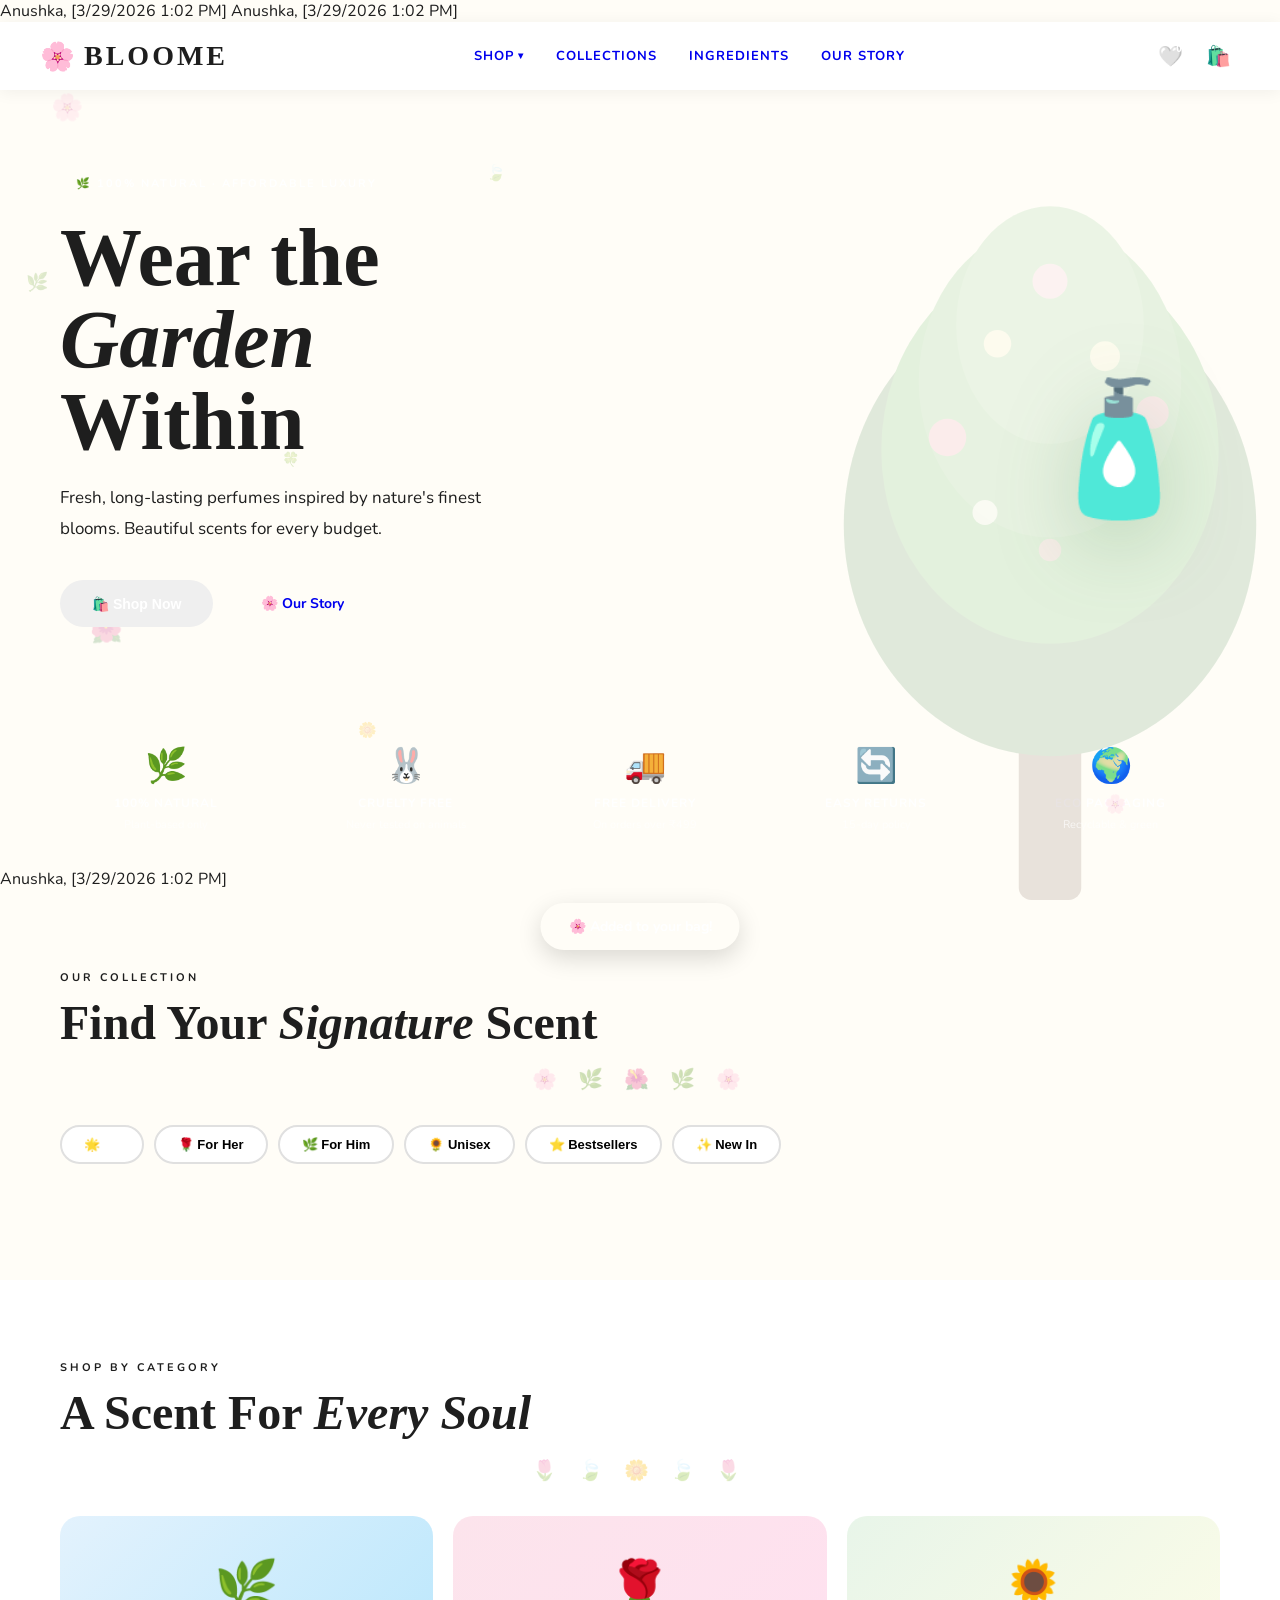
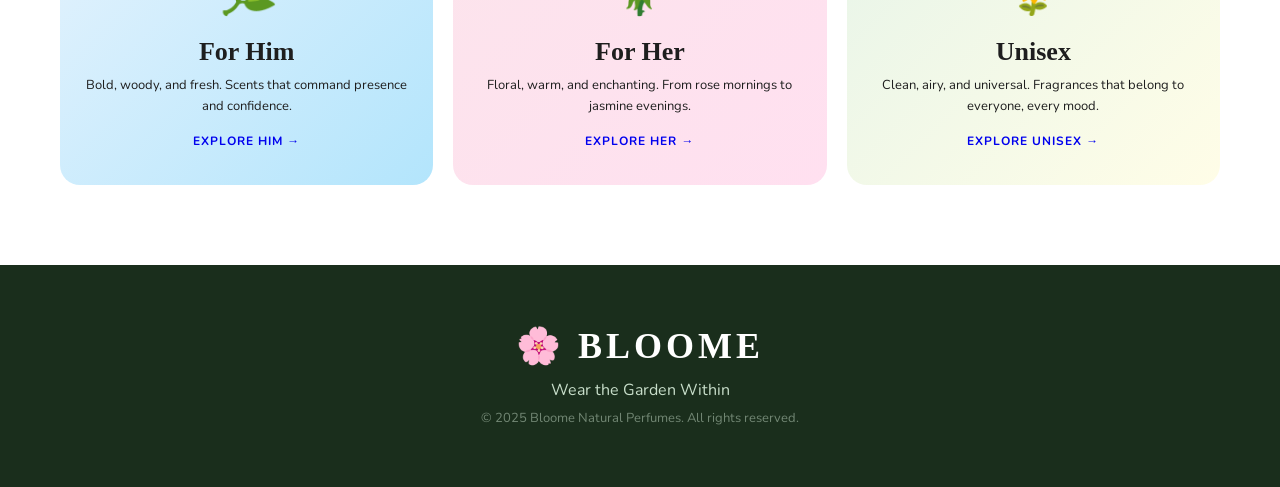
<file: anushka.html>
Anushka, [3/29/2026 1:02 PM]
<!DOCTYPE html>

<html lang="en">
<head>
<meta charset="UTF-8"/>
<meta name="viewport" content="width=device-width, initial-scale=1.0"/>
<title>BLOOME — Natural Perfumes</title>
<link href="https://fonts.googleapis.com/css2?family=Cormorant+Garamond:wght@400;600;700&family=Nunito:wght@300;400;600;700&display=swap" rel="stylesheet"/>
<style>
:root {
  --green: #3a7d44;
  --green-light: #e8f5e9;
  --rose: #e8736a;
  --gold: #c9a84c;
  --cream: #fffdf7;
  --text: #1e1e1e;
  --muted: #777;
}
*, *::before, *::after { box-sizing: border-box; margin: 0; padding: 0; }
html { scroll-behavior: smooth; }
body { font-family: 'Nunito', sans-serif; background: var(--cream); color: var(--text); overflow-x: hidden; }

/* PETAL ANIMATION */
.petal-container { position: fixed; top: 0; left: 0; width: 100%; height: 100%; pointer-events: none; z-index: 9999; display: none; }
.petal-container.active { display: block; }
.petal { position: absolute; top: -40px; opacity: 0.85; animation: petalFall linear forwards; border-radius: 50% 0 50% 0; }
@keyframes petalFall {
0%   { transform: translateY(0) rotate(0deg) translateX(0); opacity: 1; }
100% { transform: translateY(110vh) rotate(720deg) translateX(60px); opacity: 0; }
}

/* HEART BURST */
.heart-burst { position: fixed; top: 50%; left: 50%; transform: translate(-50%,-50%) scale(0); font-size: 160px; z-index: 9999; pointer-events: none; display: none; filter: drop-shadow(0 0 30px rgba(232,115,106,0.5)); }
.heart-burst.active { display: block; animation: heartPop 1.4s ease forwards; }
@keyframes heartPop {
0%   { transform: translate(-50%,-50%) scale(0); opacity: 1; }
40%  { transform: translate(-50%,-50%) scale(1.2); opacity: 1; }
70%  { transform: translate(-50%,-50%) scale(1); opacity: 1; }
100% { transform: translate(-50%,-50%) scale(0.8); opacity: 0; }
}

/* NAVBAR */
nav { position: sticky; top: 0; z-index: 100; background: #fff; box-shadow: 0 2px 16px rgba(0,0,0,0.06); padding: 0 40px; display: flex; align-items: center; justify-content: space-between; height: 68px; }
.nav-logo { font-family: ‘Cormorant Garamond’, serif; font-size: 28px; font-weight: 700; color: var(–green); letter-spacing: 3px; display: flex; align-items: center; gap: 6px; }
.nav-links { display: flex; align-items: center; list-style: none; }
.nav-links > li { position: relative; }
.nav-links > li > a { display: flex; align-items: center; gap: 4px; padding: 24px 16px; font-size: 13px; font-weight: 700; text-transform: uppercase; letter-spacing: 1px; color: var(–text); text-decoration: none; transition: color 0.2s; }
.nav-links > li > a:hover { color: var(–green); }
.arrow { font-size: 10px; transition: transform 0.2s; }
.nav-links > li:hover > a .arrow { transform: rotate(180deg); }
.dropdown { position: absolute; top: 100%; left: 0; background: #fff; border-radius: 0 0 16px 16px; box-shadow: 0 12px 40px rgba(0,0,0,0.12); min-width: 180px; opacity: 0; pointer-events: none; transform: translateY(-8px); transition: opacity 0.2s, transform 0.2s; overflow: hidden; }
.nav-links > li:hover .dropdown { opacity: 1; pointer-events: all; transform: translateY(0); }
.dropdown a { display: block; padding: 12px 22px; font-size: 13px; color: var(–text); text-decoration: none; transition: background 0.15s, color 0.15s; border-left: 3px solid transparent; }
.dropdown a:hover { background: var(–green-light); color: var(–green); border-left-color: var(–green); }
.nav-icons { display: flex; align-items: center; gap: 6px; }
.nav-icon-btn { position: relative; background: none; border: none; cursor: pointer; width: 42px; height: 42px; border-radius: 50%; font-size: 20px; display: flex; align-items: center; justify-content: center; transition: background 0.2s; }
.nav-icon-btn:hover { background: var(–green-light); }
.badge { position: absolute; top: 4px; right: 4px; background: var(–rose); color: #fff; font-size: 10px; font-weight: 700; width: 18px; height: 18px; border-radius: 50%; display: flex; align-items: center; justify-content: center; }

/* HERO */
.

Anushka, [3/29/2026 1:02 PM]
hero { position: relative; min-height: 88vh; display: flex; align-items: center; overflow: hidden; background: linear-gradient(135deg, #f0faf2 0%, #fffdf0 50%, #fef0f0 100%); }
.hero-tree { position: absolute; right: -20px; bottom: 0; width: 500px; opacity: 0.15; pointer-events: none; transition: opacity 0.8s, width 0.8s; }
.hero-tree.cart-added { opacity: 0.5; width: 560px; }
.deco-flowers { position: absolute; inset: 0; pointer-events: none; overflow: hidden; }
.df { position: absolute; font-size: 26px; opacity: 0.2; animation: dfloat 6s ease-in-out infinite; }
@keyframes dfloat { 0%,100%{transform:translateY(0) rotate(0deg);} 50%{transform:translateY(-14px) rotate(12deg);} }
.hero-content { position: relative; z-index: 2; padding: 80px 60px; max-width: 560px; }
.hero-tag { display: inline-block; background: var(–green); color: #fff; font-size: 11px; font-weight: 700; letter-spacing: 2px; text-transform: uppercase; padding: 6px 16px; border-radius: 100px; margin-bottom: 20px; }
.hero h1 { font-family: ‘Cormorant Garamond’, serif; font-size: clamp(50px,7vw,82px); font-weight: 700; line-height: 1.0; margin-bottom: 20px; }
.hero h1 em { color: var(–green); font-style: italic; }
.hero p { font-size: 17px; color: var(–muted); line-height: 1.8; margin-bottom: 36px; }
.hero-btns { display: flex; gap: 16px; flex-wrap: wrap; }
.btn-primary { background: var(–green); color: #fff; padding: 14px 32px; border-radius: 100px; font-size: 14px; font-weight: 700; border: none; cursor: pointer; transition: background 0.2s, transform 0.15s; display: inline-flex; align-items: center; gap: 8px; font-family: ‘Nunito’, sans-serif; }
.btn-primary:hover { background: #2d6335; transform: translateY(-2px); }
.btn-outline { background: transparent; color: var(–green); padding: 14px 32px; border-radius: 100px; font-size: 14px; font-weight: 700; text-decoration: none; border: 2px solid var(–green); cursor: pointer; transition: all 0.2s; display: inline-flex; align-items: center; gap: 8px; }
.btn-outline:hover { background: var(–green-light); }
.hero-visual { position: absolute; right: 80px; top: 50%; transform: translateY(-50%); z-index: 2; text-align: center; }
.bottle { font-size: 130px; filter: drop-shadow(0 20px 40px rgba(58,125,68,0.25)); animation: floatB 4s ease-in-out infinite; display: block; }
@keyframes floatB { 0%,100%{transform:translateY(0);} 50%{transform:translateY(-18px);} }

/* NATURE STRIP */
.nature-strip { background: var(–green); padding: 36px 60px; display: flex; align-items: center; justify-content: space-around; flex-wrap: wrap; gap: 20px; }
.ns-item { text-align: center; color: #fff; display: flex; flex-direction: column; align-items: center; gap: 6px; }
.ns-item .ic { font-size: 34px; }
.ns-item .lb { font-size: 12px; font-weight: 700; letter-spacing: 1px; text-transform: uppercase; }
.ns-item .sb { font-size: 11px; opacity: 0.7; }

/* SHOP SECTION */
section { padding: 80px 60px; }
.section-label { font-size: 11px; font-weight: 700; letter-spacing: 3px; text-transform: uppercase; color: var(–green); margin-bottom: 10px; }
.section-title { font-family: ‘Cormorant Garamond’, serif; font-size: clamp(30px,4vw,48px); font-weight: 700; line-height: 1.15; margin-bottom: 16px; }
.section-title em { color: var(–green); font-style: italic; }
.flower-border { text-align: center; font-size: 20px; letter-spacing: 8px; opacity: 0.3; margin: 8px 0 32px; }
.cat-tabs { display: flex; gap: 10px; flex-wrap: wrap; margin-bottom: 36px; }
.cat-tab { padding: 10px 22px; border-radius: 100px; font-size: 13px; font-weight: 700; border: 2px solid #e0e0e0; background: #fff; cursor: pointer; transition: all 0.2s; font-family: ‘Nunito’, sans-serif; }
.cat-tab.active, .cat-tab:hover { background: var(–green); color: #fff; border-color: var(–green); }
.product-grid { display: grid; grid-template-columns: repeat(auto-fill, minmax(220px,1fr)); gap: 26px; }
.product-card { background: #fff; border-radius: 20px; overflow: hidden; box-shadow: 0 4px 20px rgba(0,0,0,0.06); transition: transform 0.25s, box-shadow 0.25s; position: relative; }
.

Anushka, [3/29/2026 1:02 PM]
product-card:hover { transform: translateY(-6px); box-shadow: 0 16px 40px rgba(0,0,0,0.12); }
.product-img { background: linear-gradient(135deg, #f0faf2, #fff5f5); height: 200px; display: flex; align-items: center; justify-content: center; font-size: 78px; position: relative; overflow: hidden; }
.product-img::before { content: ‘’; position: absolute; inset: 0; background: radial-gradient(circle at center, rgba(58,125,68,0.06), transparent 70%); }
.p-badge { position: absolute; top: 12px; left: 12px; color: #fff; font-size: 10px; font-weight: 700; padding: 4px 10px; border-radius: 100px; letter-spacing: 0.5px; }
.p-badge.new { background: var(–green); }
.p-badge.best { background: var(–gold); }
.p-badge.sale { background: var(–rose); }
.product-actions { position: absolute; top: 12px; right: 12px; display: flex; flex-direction: column; gap: 6px; opacity: 0; transition: opacity 0.2s; }
.product-card:hover .product-actions { opacity: 1; }
.action-btn { width: 36px; height: 36px; border-radius: 50%; background: #fff; border: none; cursor: pointer; display: flex; align-items: center; justify-content: center; font-size: 16px; box-shadow: 0 2px 8px rgba(0,0,0,0.12); transition: background 0.15s, transform 0.15s; }
.action-btn:hover { background: var(–green-light); transform: scale(1.1); }
.product-info { padding: 18px; }
.product-name { font-family: ‘Cormorant Garamond’, serif; font-size: 19px; font-weight: 700; margin-bottom: 4px; }
.product-sub { font-size: 12px; color: var(–muted); margin-bottom: 10px; }
.product-footer { display: flex; align-items: center; justify-content: space-between; }
.product-price { font-size: 18px; font-weight: 700; color: var(–green); }
.add-cart-btn { background: var(–green); color: #fff; border: none; cursor: pointer; padding: 8px 16px; border-radius: 100px; font-size: 12px; font-weight: 700; display: flex; align-items: center; gap: 5px; transition: background 0.2s, transform 0.15s; font-family: ‘Nunito’, sans-serif; }
.add-cart-btn:hover { background: #2d6335; transform: scale(1.05); }

/* SCENT CATEGORIES */
.scent-section { background: #fff; }
.scent-grid { display: grid; grid-template-columns: repeat(3,1fr); gap: 20px; }
.scent-card { border-radius: 20px; padding: 36px 24px; text-align: center; cursor: pointer; transition: transform 0.25s; }
.scent-card:hover { transform: translateY(-4px); }
.scent-card.him { background: linear-gradient(135deg,#e3f2fd,#b3e5fc); }
.scent-card.her { background: linear-gradient(135deg,#fce4ec,#ffe0f0); }
.scent-card.uni { background: linear-gradient(135deg,#e8f5e9,#fffde7); }
.scent-icon { font-size: 52px; margin-bottom: 14px; display: block; }
.scent-title { font-family: ‘Cormorant Garamond’, serif; font-size: 26px; font-weight: 700; margin-bottom: 8px; }
.scent-desc { font-size: 13px; color: var(–muted); line-height: 1.65; }
.scent-link { display: inline-block; margin-top: 16px; font-size: 12px; font-weight: 700; letter-spacing: 1px; text-transform: uppercase; color: var(–green); text-decoration: none; }

/* TOAST */
.toast { position: fixed; bottom: 30px; left: 50%; transform: translateX(-50%) translateY(80px); background: var(–green); color: #fff; padding: 14px 28px; border-radius: 100px; font-size: 14px; font-weight: 700; box-shadow: 0 8px 24px rgba(0,0,0,0.15); z-index: 9999; transition: transform 0.4s; display: flex; align-items: center; gap: 8px; }
.toast.show { transform: translateX(-50%) translateY(0); }

/* FOOTER */
footer { background: #1a2e1c; color: #c8deca; padding: 60px; text-align: center; }
.f-logo { font-family: ‘Cormorant Garamond’, serif; font-size: 36px; font-weight: 700; color: #fff; letter-spacing: 4px; margin-bottom: 12px; }

@media(max-width:768px){
nav{padding:0 16px;}
.nav-links{display:none;}
.hero-content{padding:50px 24px 180px;}
.hero-visual{right:50%;transform:translate(50%,0);top:auto;bottom:20px;}
.bottle{font-size:90px;}
section{padding:50px 20px;}
.scent-grid{grid-template-columns:1fr;}
.nature-strip{padding:30px 20px;}
.hero-tree{width:240px;}
}
</style>

</head>
<body>

Anushka, [3/29/2026 1:02 PM]
<div class="petal-container" id="petalContainer"></div>
<div class="heart-burst" id="heartBurst">💖</div>
<div class="toast" id="toast">🌸 Added to your bag!</div>

<!-- NAVBAR -->

<nav>
  <div class="nav-logo"><span>🌸</span> BLOOME</div>
  <ul class="nav-links">
    <li>
      <a href="#">Shop <span class="arrow">▾</span></a>
      <div class="dropdown">
        <a href="#">🌹 For Her</a>
        <a href="#">🌿 For Him</a>
        <a href="#">🌻 Unisex</a>
        <a href="#">⭐ Bestsellers</a>
        <a href="#">✨ New In</a>
      </div>
    </li>
    <li><a href="#">Collections</a></li>
    <li><a href="#">Ingredients</a></li>
    <li><a href="#">Our Story</a></li>
  </ul>
  <div class="nav-icons">
    <button class="nav-icon-btn" onclick="popHeart()" title="Wishlist">🤍<span class="badge" id="wishBadge">0</span></button>
    <button class="nav-icon-btn" title="Bag">🛍️<span class="badge" id="cartBadge">0</span></button>
  </div>
</nav>

<!-- HERO -->

<section class="hero" id="heroSection" style="padding:0;">
  <!-- Deco flowers -->
  <div class="deco-flowers">
    <span class="df" style="top:10%;left:4%;animation-delay:0s">🌸</span>
    <span class="df" style="top:30%;left:2%;animation-delay:1s;font-size:18px">🌿</span>
    <span class="df" style="top:68%;left:7%;animation-delay:2s">🌺</span>
    <span class="df" style="top:18%;left:38%;animation-delay:0.6s;font-size:16px">🍃</span>
    <span class="df" style="top:80%;left:28%;animation-delay:1.4s;font-size:15px">🌼</span>
    <span class="df" style="top:6%;right:38%;animation-delay:0.9s">🌷</span>
    <span class="df" style="top:88%;right:12%;animation-delay:1.3s;font-size:18px">🌸</span>
    <span class="df" style="top:50%;left:22%;animation-delay:0.3s;font-size:14px">🍀</span>
  </div>

  <!-- Tree SVG -->

  <svg class="hero-tree" id="heroTree" viewBox="0 0 400 600" xmlns="http://www.w3.org/2000/svg">
    <rect x="175" y="420" width="50" height="180" rx="10" fill="#6d4c41"/>
    <ellipse cx="200" cy="300" rx="165" ry="185" fill="#3a7d44"/>
    <ellipse cx="200" cy="240" rx="135" ry="155" fill="#4caf50"/>
    <ellipse cx="200" cy="185" rx="105" ry="125" fill="#66bb6a"/>
    <ellipse cx="200" cy="140" rx="75" ry="95" fill="#81c784"/>
    <circle cx="118" cy="230" r="15" fill="#f48fb1" opacity="0.9"/>
    <circle cx="282" cy="210" r="13" fill="#f48fb1" opacity="0.9"/>
    <circle cx="158" cy="155" r="11" fill="#fff9c4" opacity="0.9"/>
    <circle cx="244" cy="165" r="12" fill="#fff9c4" opacity="0.9"/>
    <circle cx="200" cy="105" r="14" fill="#f8bbd9" opacity="0.9"/>
    <circle cx="148" cy="290" r="10" fill="#fff" opacity="0.8"/>
    <circle cx="258" cy="278" r="11" fill="#fff" opacity="0.8"/>
    <circle cx="200" cy="320" r="9" fill="#f48fb1" opacity="0.7"/>
  </svg>

  <div class="hero-content">
    <span class="hero-tag">🌿 100% Natural · Affordable Luxury</span>
    <h1>Wear the<br/><em>Garden</em><br/>Within</h1>
    <p>Fresh, long-lasting perfumes inspired by nature's finest blooms. Beautiful scents for every budget.</p>
    <div class="hero-btns">
      <button class="btn-primary" onclick="document.getElementById('shopSection').scrollIntoView({behavior:'smooth'})">🛍️ Shop Now</button>
      <a class="btn-outline" href="#">🌸 Our Story</a>
    </div>
  </div>

  <div class="hero-visual">
    <span class="bottle">🧴</span>
  </div>
</section>

<!-- NATURE STRIP -->

<div class="nature-strip">
  <div class="ns-item"><div class="ic">🌿</div><div class="lb">100% Natural</div><div class="sb">Plant-based only</div></div>
  <div class="ns-item"><div class="ic">🐰</div><div class="lb">Cruelty Free</div><div class="sb">Never tested on animals</div></div>
  <div class="ns-item"><div class="ic">🚚</div><div class="lb">Free Delivery</div><div class="sb">On orders over ₹499</div></div>
  <div class="ns-item"><div class="ic">🔄</div><div class="lb">Easy Returns</div><div class="sb">15-day policy</div></div>
  <div class="ns-item"><div class="ic">🌍</div><div class="lb">Eco Packaging</div><div class="sb">Recyclable & green</div></div>
</div>

<!-- SHOP -->

Anushka, [3/29/2026 1:02 PM]
<section id="shopSection">
  <div class="section-label">Our Collection</div>
  <h2 class="section-title">Find Your <em>Signature</em> Scent</h2>
  <div class="flower-border">🌸 🌿 🌺 🌿 🌸</div>
  <div class="cat-tabs">
    <button class="cat-tab active" onclick="filterCat(this,'all')">🌟 All</button>
    <button class="cat-tab" onclick="filterCat(this,'her')">🌹 For Her</button>
    <button class="cat-tab" onclick="filterCat(this,'him')">🌿 For Him</button>
    <button class="cat-tab" onclick="filterCat(this,'uni')">🌻 Unisex</button>
    <button class="cat-tab" onclick="filterCat(this,'best')">⭐ Bestsellers</button>
    <button class="cat-tab" onclick="filterCat(this,'new')">✨ New In</button>
  </div>
  <div class="product-grid" id="productGrid"></div>
</section>

<!-- SCENT CATEGORIES -->

<section class="scent-section">
  <div class="section-label">Shop By Category</div>
  <h2 class="section-title">A Scent For <em>Every Soul</em></h2>
  <div class="flower-border">🌷 🍃 🌼 🍃 🌷</div>
  <div class="scent-grid">
    <div class="scent-card him">
      <span class="scent-icon">🌿</span>
      <div class="scent-title">For Him</div>
      <p class="scent-desc">Bold, woody, and fresh. Scents that command presence and confidence.</p>
      <a class="scent-link" href="#">Explore Him →</a>
    </div>
    <div class="scent-card her">
      <span class="scent-icon">🌹</span>
      <div class="scent-title">For Her</div>
      <p class="scent-desc">Floral, warm, and enchanting. From rose mornings to jasmine evenings.</p>
      <a class="scent-link" href="#">Explore Her →</a>
    </div>
    <div class="scent-card uni">
      <span class="scent-icon">🌻</span>
      <div class="scent-title">Unisex</div>
      <p class="scent-desc">Clean, airy, and universal. Fragrances that belong to everyone, every mood.</p>
      <a class="scent-link" href="#">Explore Unisex →</a>
    </div>
  </div>
</section>

<!-- FOOTER -->

<footer>
  <div class="f-logo">🌸 BLOOME</div>
  <p style="margin-bottom:8px">Wear the Garden Within</p>
  <p style="opacity:0.5;font-size:13px">© 2025 Bloome Natural Perfumes. All rights reserved.</p>
</footer>

<script>
const products = [
  {id:1,name:'Rose Bloom',sub:'Floral · Feminine',price:'₹349',emoji:'🌹',cat:['her','best'],badge:'best'},
  {id:2,name:'Forest King',sub:'Woody · Masculine',price:'₹329',emoji:'🌲',cat:['him'],badge:''},
  {id:3,name:'Citrus Breeze',sub:'Fresh · Unisex',price:'₹299',emoji:'🍋',cat:['uni','new'],badge:'new'},
  {id:4,name:'Jasmine Nights',sub:'Floral · Feminine',price:'₹379',emoji:'🌸',cat:['her','best'],badge:'best'},
  {id:5,name:'Cedar & Smoke',sub:'Earthy · Masculine',price:'₹349',emoji:'🪵',cat:['him','best'],badge:'best'},
  {id:6,name:'Ocean Mist',sub:'Aquatic · Unisex',price:'₹319',emoji:'🌊',cat:['uni'],badge:''},
  {id:7,name:'Tulip Dream',sub:'Soft · Feminine',price:'₹359',emoji:'🌷',cat:['her','new'],badge:'new'},
  {id:8,name:'Green Tea Zen',sub:'Fresh · Unisex',price:'₹289',emoji:'🍵',cat:['uni','new'],badge:'new'},
];

let cartCount = 0, wishCount = 0;

function renderProducts(cat) {
  const filtered = cat === 'all' ? products : products.filter(p => p.cat.includes(cat));
  document.getElementById('productGrid').innerHTML = filtered.map(p => `
    <div class="product-card">
      <div class="product-img">
        <span>${p.emoji}</span>
        ${p.badge ? <span class="p-badge ${p.badge}">${p.badge==='new'?'✨ New':p.badge==='best'?'⭐ Best':'Sale'}</span> : ''}
        <div class="product-actions">
          <button class="action-btn" onclick="addWishlist(event)" title="Wishlist">🤍</button>
          <button class="action-btn" title="Quick View">👁️</button>
        </div>
      </div>
      <div class="product-info">
        <div class="product-name">${p.name}</div>
        <div class="product-sub">${p.sub}</div>
        <div class="product-footer">
          <span class="product-price">${p.price}</span>
          <button class="add-cart-btn" onclick="addToCart(event)">🛒 Add</button>
        </div>
      </div>
    </div>`).join('');
}

function filterCat(btn, cat) {

Anushka, [3/29/2026 1:02 PM]
document.querySelectorAll('.cat-tab').forEach(b => b.classList.remove('active'));
  btn.classList.add('active');
  renderProducts(cat);
}

function addToCart(e) {
  e.stopPropagation();
  cartCount++;
  document.getElementById('cartBadge').textContent = cartCount;
  // Tree grows
  const tree = document.getElementById('heroTree');
  tree.classList.add('cart-added');
  setTimeout(() => tree.classList.remove('cart-added'), 2500);
  // Petals
  showPetals();
  // Toast
  const t = document.getElementById('toast');
  t.classList.add('show');
  setTimeout(() => t.classList.remove('show'), 2200);
}

function addWishlist(e) {
  e.stopPropagation();
  wishCount++;
  document.getElementById('wishBadge').textContent = wishCount;
  popHeart();
}

function popHeart() {
  const h = document.getElementById('heartBurst');
  h.classList.remove('active');
  void h.offsetWidth;
  h.classList.add('active');
  setTimeout(() => h.classList.remove('active'), 1500);
}

function showPetals() {
  const c = document.getElementById('petalContainer');
  c.innerHTML = ''; c.classList.add('active');
  const colors = ['#f8bbd9','#c8e6c9','#fff9c4','#ffccbc','#e1bee7','#f48fb1','#a5d6a7','#ffecb3'];
  for (let i = 0; i < 60; i++) {
    const p = document.createElement('div');
    p.className = 'petal';
    const size = 12 + Math.random()*16;
    p.style.cssText = left:${Math.random()*100}%;top:${-20-Math.random()*60}px;background:${colors[Math.floor(Math.random()*colors.length)]};width:${size}px;height:${size+4}px;border-radius:${Math.random()>.5?'50% 0 50% 0':'0 50% 0 50%'};animation-duration:${2+Math.random()*2.5}s;animation-delay:${Math.random()*.9}s;;
    c.appendChild(p);
  }
  setTimeout(() => { c.classList.remove('active'); c.innerHTML=''; }, 4500);
}

renderProducts('all');
</script>

</body>
</html>
</file>
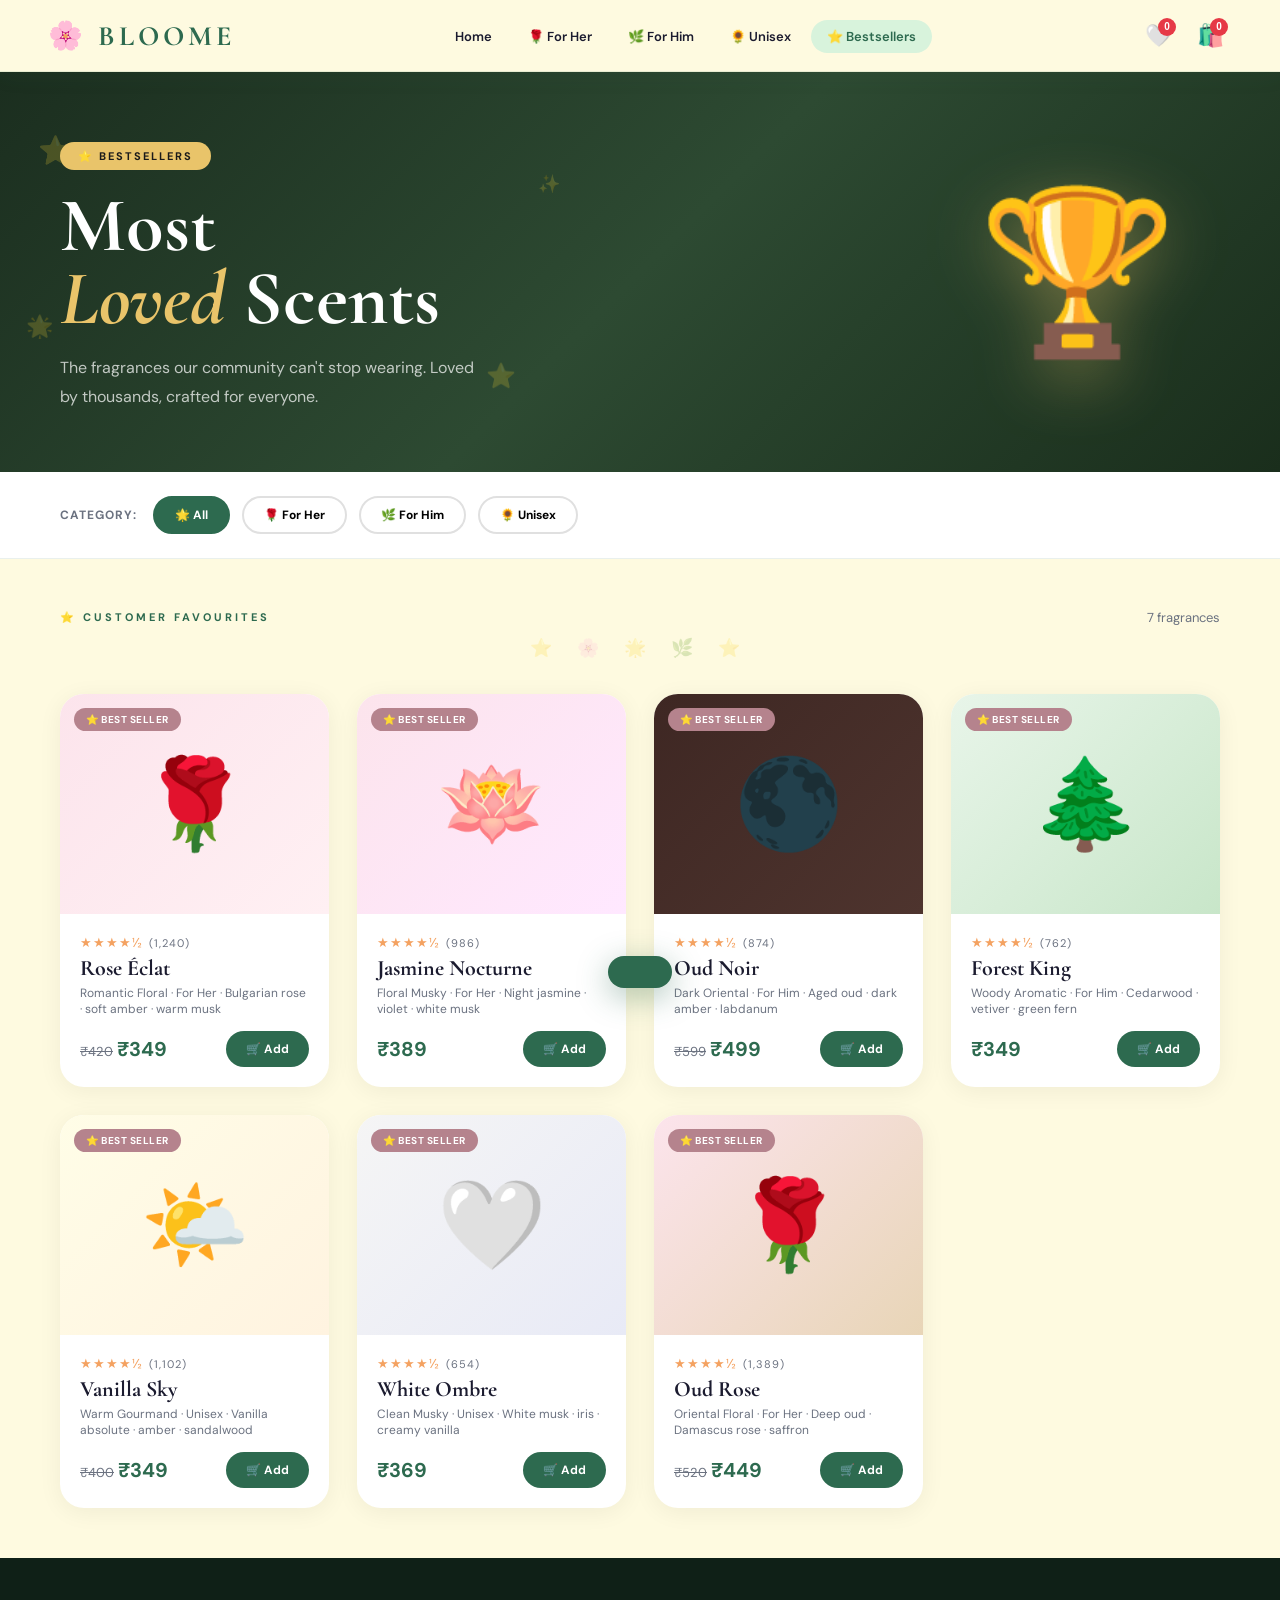
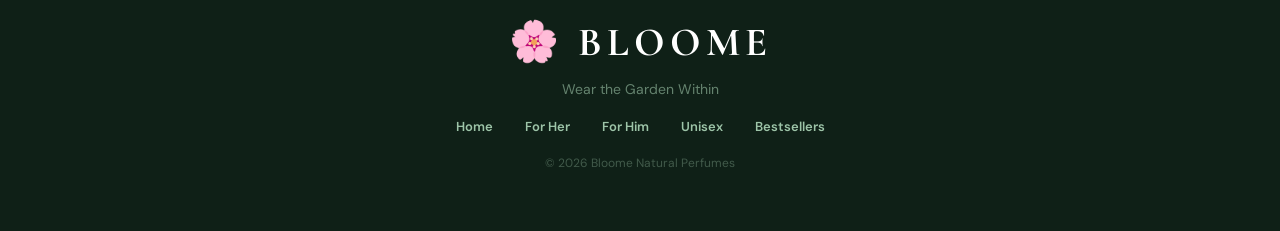
<file: bestseller.html>
<!DOCTYPE html>
<html lang="en">
<head>
<meta charset="UTF-8"/>
<meta name="viewport" content="width=device-width, initial-scale=1.0"/>
<title>Bestsellers — BLOOME Natural Perfumes</title>
<link href="https://fonts.googleapis.com/css2?family=Cormorant+Garamond:ital,wght@0,400;0,600;0,700;1,400;1,700&family=DM+Sans:wght@300;400;500;600&display=swap" rel="stylesheet"/>
<style>
:root{--green:#2d6a4f;--green-light:#d8f3dc;--rose:#e63946;--amber:#e9c46a;--cream:#fefae0;--text:#1b1b2f;--muted:#6b7280;}
*,*::before,*::after{box-sizing:border-box;margin:0;padding:0;}html{scroll-behavior:smooth;}
body{font-family:'DM Sans',sans-serif;background:var(--cream);color:var(--text);overflow-x:hidden;}
#petalCanvas{position:fixed;top:0;left:0;width:100%;height:100%;pointer-events:none;z-index:9998;}
.heart-burst{position:fixed;top:50%;left:50%;transform:translate(-50%,-50%) scale(0);font-size:180px;z-index:9999;pointer-events:none;display:none;}
.heart-burst.active{display:block;animation:heartPop 1.2s cubic-bezier(.34,1.56,.64,1) forwards;}
@keyframes heartPop{0%{transform:translate(-50%,-50%) scale(0);opacity:1;}50%{transform:translate(-50%,-50%) scale(1.3);}80%{transform:translate(-50%,-50%) scale(.95);}100%{transform:translate(-50%,-50%) scale(.7);opacity:0;}}
.cart-burst{position:fixed;top:50%;left:50%;transform:translate(-50%,-50%) scale(0);font-size:130px;z-index:9999;pointer-events:none;display:none;}
.cart-burst.active{display:block;animation:cartPop .9s ease forwards;}
@keyframes cartPop{0%{transform:translate(-50%,-50%) scale(0);opacity:1;}40%{transform:translate(-50%,-50%) scale(1.5);}100%{transform:translate(-50%,-50%) scale(.4);opacity:0;}}
.toast{position:fixed;bottom:32px;left:50%;transform:translateX(-50%) translateY(120px);background:var(--green);color:#fff;padding:16px 32px;border-radius:100px;font-size:15px;font-weight:600;box-shadow:0 8px 32px rgba(45,106,79,.4);z-index:9999;transition:transform .5s cubic-bezier(.34,1.56,.64,1);}
.toast.show{transform:translateX(-50%) translateY(0);}
nav{position:sticky;top:0;z-index:500;background:rgba(254,250,224,.96);backdrop-filter:blur(12px);box-shadow:0 2px 24px rgba(45,106,79,.08);padding:0 48px;display:flex;align-items:center;justify-content:space-between;height:72px;border-bottom:1px solid rgba(45,106,79,.1);}
.nav-logo{font-family:'Cormorant Garamond',serif;font-size:28px;font-weight:700;color:var(--green);letter-spacing:4px;display:flex;align-items:center;gap:8px;text-decoration:none;}
.nav-links{display:flex;align-items:center;list-style:none;gap:4px;}
.nav-links>li>a{padding:8px 16px;font-size:13px;font-weight:600;color:var(--text);text-decoration:none;border-radius:100px;transition:all .2s;}
.nav-links>li>a:hover,.nav-links>li>a.active{background:var(--green-light);color:var(--green);}
.nav-icons{display:flex;align-items:center;gap:8px;}
.nav-icon-btn{position:relative;background:none;border:none;cursor:pointer;width:44px;height:44px;border-radius:50%;font-size:22px;display:flex;align-items:center;justify-content:center;transition:background .2s;}
.nav-icon-btn:hover{background:var(--green-light);}
.badge{position:absolute;top:4px;right:4px;background:var(--rose);color:#fff;font-size:10px;font-weight:700;width:18px;height:18px;border-radius:50%;display:flex;align-items:center;justify-content:center;}
.badge.bump{animation:bump .4s ease;}
@keyframes bump{0%{transform:scale(1);}50%{transform:scale(1.7);}100%{transform:scale(1);}}
.page-hero{position:relative;padding:70px 60px 60px;overflow:hidden;background:linear-gradient(135deg,#1b2e1f 0%,#2d4a32 50%,#1a2e1c 100%);display:flex;align-items:center;min-height:320px;}
.page-hero-text{position:relative;z-index:2;max-width:500px;}
.page-hero-badge{display:inline-flex;align-items:center;gap:8px;background:#e9c46a;color:#1a1a1a;font-size:11px;font-weight:700;letter-spacing:2px;text-transform:uppercase;padding:7px 18px;border-radius:100px;margin-bottom:20px;}
.page-hero h1{font-family:'Cormorant Garamond',serif;font-size:clamp(48px,6vw,78px);font-weight:700;line-height:.95;margin-bottom:18px;color:#fff;}
.page-hero h1 em{font-style:italic;color:#e9c46a;}
.page-hero p{font-size:16px;color:rgba(255,255,255,.72);line-height:1.8;max-width:420px;}
.page-hero-sticker{position:absolute;right:8%;top:50%;transform:translateY(-50%);font-size:160px;animation:stkFloat 4s ease-in-out infinite;filter:drop-shadow(0 16px 32px rgba(233,196,106,.4));}
@keyframes stkFloat{0%,100%{transform:translateY(-50%) rotate(-4deg);}50%{transform:translateY(calc(-50% - 22px)) rotate(5deg);}}
.phf{position:absolute;font-size:28px;opacity:.2;animation:phfloat 6s ease-in-out infinite;color:#e9c46a;}
@keyframes phfloat{0%,100%{transform:translateY(0) rotate(0deg);}50%{transform:translateY(-16px) rotate(12deg);}}
.filter-bar{background:#fff;padding:24px 60px;border-bottom:1px solid rgba(45,106,79,.1);display:flex;align-items:center;gap:12px;flex-wrap:wrap;}
.filter-label{font-size:12px;font-weight:700;letter-spacing:1px;text-transform:uppercase;color:var(--muted);margin-right:4px;}
.fb{padding:9px 20px;border-radius:100px;font-size:12px;font-weight:700;border:2px solid #e0e0e0;background:#fff;cursor:pointer;transition:all .2s;font-family:'DM Sans',sans-serif;}
.fb:hover,.fb.active{background:var(--green);color:#fff;border-color:var(--green);}
.products-wrap{padding:50px 60px;}
.prod-header{display:flex;align-items:center;justify-content:space-between;margin-bottom:8px;}
.sey{font-size:11px;font-weight:700;letter-spacing:3px;text-transform:uppercase;color:var(--green);}
.pcount{font-size:13px;color:var(--muted);}
.drow{text-align:center;font-size:18px;letter-spacing:10px;opacity:.22;margin:10px 0 34px;}
.pgrid{display:grid;grid-template-columns:repeat(auto-fill,minmax(240px,1fr));gap:28px;}
.pcard{background:#fff;border-radius:24px;overflow:hidden;box-shadow:0 4px 24px rgba(0,0,0,.06);transition:transform .3s,box-shadow .3s;position:relative;}
.pcard:hover{transform:translateY(-8px);box-shadow:0 20px 50px rgba(0,0,0,.13);}
.pimg{height:220px;display:flex;align-items:center;justify-content:center;font-size:88px;position:relative;overflow:hidden;}
.pbadge{position:absolute;top:14px;left:14px;color:#fff;font-size:10px;font-weight:700;padding:5px 12px;border-radius:100px;letter-spacing:.5px;text-transform:uppercase;background:#b5838d;}
.pactions{position:absolute;top:14px;right:14px;display:flex;flex-direction:column;gap:8px;opacity:0;transition:opacity .2s,transform .2s;transform:translateX(10px);}
.pcard:hover .pactions{opacity:1;transform:translateX(0);}
.abtn{width:38px;height:38px;border-radius:50%;background:#fff;border:none;cursor:pointer;display:flex;align-items:center;justify-content:center;font-size:16px;box-shadow:0 3px 10px rgba(0,0,0,.15);transition:all .2s;}
.abtn:hover{background:var(--green-light);transform:scale(1.12);}
.pnotes{position:absolute;bottom:0;left:0;right:0;display:flex;gap:4px;padding:8px 14px;background:rgba(255,255,255,.92);transform:translateY(100%);transition:transform .25s;flex-wrap:wrap;}
.pcard:hover .pnotes{transform:translateY(0);}
.ntag{font-size:10px;font-weight:700;padding:3px 8px;border-radius:100px;background:var(--green-light);color:var(--green);text-transform:uppercase;}
.pinfo{padding:20px;}
.stars{color:#f4a261;font-size:13px;letter-spacing:1px;margin-bottom:4px;}
.rvw{font-size:11px;color:var(--muted);margin-left:6px;}
.pname{font-family:'Cormorant Garamond',serif;font-size:22px;font-weight:700;margin-bottom:4px;}
.psub{font-size:12px;color:var(--muted);margin-bottom:14px;}
.pfoot{display:flex;align-items:center;justify-content:space-between;}
.pprice{font-size:20px;font-weight:700;color:var(--green);}
.pold{font-size:13px;color:var(--muted);text-decoration:line-through;margin-right:4px;}
.acbtn{background:var(--green);color:#fff;border:none;cursor:pointer;padding:10px 20px;border-radius:100px;font-size:12px;font-weight:700;display:flex;align-items:center;gap:6px;transition:all .2s;font-family:'DM Sans',sans-serif;}
.acbtn:hover{background:#1e5137;transform:scale(1.06);}
footer{background:#0f2017;color:#9dc4a8;padding:60px;text-align:center;}
.f-logo{font-family:'Cormorant Garamond',serif;font-size:40px;font-weight:700;color:#fff;letter-spacing:5px;margin-bottom:14px;}
.f-links{display:flex;justify-content:center;gap:32px;margin:20px 0;flex-wrap:wrap;}
.f-links a{color:#9dc4a8;text-decoration:none;font-size:13px;font-weight:600;transition:color .2s;}
.f-links a:hover{color:#fff;}
@media(max-width:900px){nav{padding:0 16px;}.nav-links{display:none;}.page-hero{padding:40px 20px;}.page-hero-sticker{display:none;}.filter-bar,.products-wrap{padding:20px;}.pgrid{grid-template-columns:repeat(auto-fill,minmax(160px,1fr));gap:16px;}}
</style>
</head>
<body>
<div class="heart-burst" id="heartBurst">⭐</div>
<div class="cart-burst" id="cartBurst">⭐</div>
<canvas id="petalCanvas"></canvas>
<div class="toast" id="toast"></div>

<nav>
  <a class="nav-logo" href="index.html">🌸 BLOOME</a>
  <ul class="nav-links">
    <li><a href="index.html">Home</a></li>
    <li><a href="her.html">🌹 For Her</a></li>
    <li><a href="him.html">🌿 For Him</a></li>
    <li><a href="unisex.html">🌻 Unisex</a></li>
    <li><a href="bestsellers.html" class="active">⭐ Bestsellers</a></li>
  </ul>
  <div class="nav-icons">
    <button class="nav-icon-btn" onclick="addToWish()" title="Wishlist">🤍<span class="badge" id="wishBadge">0</span></button>
    <button class="nav-icon-btn" title="Bag">🛍️<span class="badge" id="cartBadge">0</span></button>
  </div>
</nav>

<div class="page-hero">
  <span class="phf" style="top:15%;left:3%;font-size:28px;animation-delay:0s">⭐</span>
  <span class="phf" style="top:60%;left:2%;font-size:22px;animation-delay:1.5s">🌟</span>
  <span class="phf" style="top:25%;left:42%;font-size:18px;animation-delay:2s">✨</span>
  <span class="phf" style="top:72%;left:38%;font-size:24px;animation-delay:.8s">⭐</span>
  <div class="page-hero-text">
    <div class="page-hero-badge">⭐ Bestsellers</div>
    <h1>Most<br/><em>Loved</em> Scents</h1>
    <p>The fragrances our community can't stop wearing. Loved by thousands, crafted for everyone.</p>
  </div>
  <div class="page-hero-sticker">🏆</div>
</div>

<div class="filter-bar">
  <span class="filter-label">Category:</span>
  <button class="fb active" onclick="filterCat(this,'all')">🌟 All</button>
  <button class="fb" onclick="filterCat(this,'her')">🌹 For Her</button>
  <button class="fb" onclick="filterCat(this,'him')">🌿 For Him</button>
  <button class="fb" onclick="filterCat(this,'uni')">🌻 Unisex</button>
</div>

<div class="products-wrap">
  <div class="prod-header">
    <div class="sey">⭐ Customer Favourites</div>
    <div class="pcount" id="pcount">7 fragrances</div>
  </div>
  <div class="drow">⭐ 🌸 🌟 🌿 ⭐</div>
  <div class="pgrid" id="pgrid"></div>
</div>

<footer>
  <div class="f-logo">🌸 BLOOME</div>
  <p style="margin-bottom:20px;opacity:.6;font-size:14px">Wear the Garden Within</p>
  <div class="f-links">
    <a href="index.html">Home</a><a href="her.html">For Her</a><a href="him.html">For Him</a><a href="unisex.html">Unisex</a><a href="bestsellers.html">Bestsellers</a>
  </div>
  <p style="opacity:.35;font-size:12px;margin-top:20px">© 2026 Bloome Natural Perfumes</p>
</footer>

<script>
const PRODUCTS=[
  {name:'Rose Éclat',sub:'Romantic Floral · For Her',price:349,old:420,emoji:'🌹',bg:'linear-gradient(135deg,#fce4ec,#fff0f3)',cat:'her',rating:4.9,reviews:1240,notes:['rose','amber'],desc:'Bulgarian rose · soft amber · warm musk'},
  {name:'Jasmine Nocturne',sub:'Floral Musky · For Her',price:389,old:null,emoji:'🪷',bg:'linear-gradient(135deg,#fce4ec,#ffe8ff)',cat:'her',rating:4.8,reviews:986,notes:['jasmine','white-musk'],desc:'Night jasmine · violet · white musk'},
  {name:'Oud Noir',sub:'Dark Oriental · For Him',price:499,old:599,emoji:'🌑',bg:'linear-gradient(135deg,#3e2723,#4e342e)',cat:'him',rating:4.9,reviews:874,notes:['oud','amber'],desc:'Aged oud · dark amber · labdanum'},
  {name:'Forest King',sub:'Woody Aromatic · For Him',price:349,old:null,emoji:'🌲',bg:'linear-gradient(135deg,#e8f5e9,#c8e6c9)',cat:'him',rating:4.7,reviews:762,notes:['cedar','sandalwood'],desc:'Cedarwood · vetiver · green fern'},
  {name:'Vanilla Sky',sub:'Warm Gourmand · Unisex',price:349,old:400,emoji:'🌤️',bg:'linear-gradient(135deg,#fffde7,#fff3e0)',cat:'uni',rating:4.8,reviews:1102,notes:['vanilla','amber'],desc:'Vanilla absolute · amber · sandalwood'},
  {name:'White Ombre',sub:'Clean Musky · Unisex',price:369,old:null,emoji:'🤍',bg:'linear-gradient(135deg,#f5f5f5,#e8eaf6)',cat:'uni',rating:4.7,reviews:654,notes:['white-musk','vanilla'],desc:'White musk · iris · creamy vanilla'},
  {name:'Oud Rose',sub:'Oriental Floral · For Her',price:449,old:520,emoji:'🌹',bg:'linear-gradient(135deg,#fce4ec,#e8d5b7)',cat:'her',rating:4.9,reviews:1389,notes:['oud','rose'],desc:'Deep oud · Damascus rose · saffron'},
];
function starStr(n){return '★'.repeat(Math.floor(n))+(n%1>=.5?'½':'')+'☆'.repeat(5-Math.ceil(n));}
function renderProducts(cat){
  const grid=document.getElementById('pgrid'),cnt=document.getElementById('pcount');
  const list=cat==='all'?PRODUCTS:PRODUCTS.filter(p=>p.cat===cat);
  cnt.textContent=list.length+' fragrance'+(list.length!==1?'s':'');
  grid.innerHTML=list.map(p=>`<div class="pcard"><div class="pimg" style="background:${p.bg}"><span>${p.emoji}</span><span class="pbadge">⭐ Best Seller</span><div class="pactions"><button class="abtn" onclick="addToWish(event)">🤍</button><button class="abtn">👁️</button></div><div class="pnotes">${p.notes.map(n=>`<span class="ntag">${n}</span>`).join('')}</div></div><div class="pinfo"><div class="stars">${starStr(p.rating)}<span class="rvw">(${p.reviews.toLocaleString()})</span></div><div class="pname">${p.name}</div><div class="psub">${p.sub} · ${p.desc}</div><div class="pfoot"><span>${p.old?`<span class="pold">₹${p.old}</span>`:''}<span class="pprice">₹${p.price}</span></span><button class="acbtn" onclick="addToCart(event)">🛒 Add</button></div></div></div>`).join('');
}
function filterCat(btn,cat){document.querySelectorAll('.fb').forEach(b=>b.classList.remove('active'));btn.classList.add('active');renderProducts(cat);}
let cartCount=parseInt(localStorage.getItem('bloome_cart'))||0;let wishCount=parseInt(localStorage.getItem('bloome_wish'))||0;
document.getElementById('cartBadge').textContent=cartCount;document.getElementById('wishBadge').textContent=wishCount;
function updateBadges(){const cb=document.getElementById('cartBadge'),wb=document.getElementById('wishBadge');cb.textContent=cartCount;wb.textContent=wishCount;cb.classList.add('bump');setTimeout(()=>cb.classList.remove('bump'),400);localStorage.setItem('bloome_cart',cartCount);localStorage.setItem('bloome_wish',wishCount);}
function addToCart(e){e?.stopPropagation();cartCount++;updateBadges();showPetals();showCartBurst();showToast('🌸 Added to your bag!','');}
function addToWish(e){e?.stopPropagation();wishCount++;updateBadges();triggerHeart();showToast('💖 Added to wishlist!','#e63946');}
function triggerHeart(){const h=document.getElementById('heartBurst');h.classList.remove('active');void h.offsetWidth;h.classList.add('active');setTimeout(()=>h.classList.remove('active'),1400);}
function showCartBurst(){const c=document.getElementById('cartBurst');const em=['🌸','🌺','🌷','🌼','🪷','🌻','⭐'];c.textContent=em[Math.floor(Math.random()*em.length)];c.classList.remove('active');void c.offsetWidth;c.classList.add('active');setTimeout(()=>c.classList.remove('active'),1000);}
function showToast(msg,bg){const t=document.getElementById('toast');t.textContent=msg;t.style.background=bg||'var(--green)';t.classList.add('show');setTimeout(()=>t.classList.remove('show'),2400);}
function showPetals(){const canvas=document.getElementById('petalCanvas');const ctx=canvas.getContext('2d');canvas.width=window.innerWidth;canvas.height=window.innerHeight;const colors=['#f48fb1','#fce4ec','#c8e6c9','#fff9c4','#ffccbc','#e1bee7','#f8bbd9','#a5d6a7','#ffecb3','#ffe0f0','#e9c46a','#ffd6e0'];const shapes=['petal','circle','star'];let petals=[],frame=0;for(let i=0;i<68;i++){petals.push({x:Math.random()*canvas.width,y:-20-Math.random()*180,size:8+Math.random()*20,color:colors[Math.floor(Math.random()*colors.length)],vx:(Math.random()-.5)*2.8,vy:1.5+Math.random()*3,rot:Math.random()*360,rotV:(Math.random()-.5)*7,shape:shapes[Math.floor(Math.random()*shapes.length)],opacity:.7+Math.random()*.3,delay:Math.random()*70});}function draw(){ctx.clearRect(0,0,canvas.width,canvas.height);let alive=false;petals.forEach(p=>{if(frame<p.delay){alive=true;return;}p.x+=p.vx+Math.sin(frame*.02+p.delay)*.6;p.y+=p.vy;p.rot+=p.rotV;p.vy+=.018;ctx.save();ctx.globalAlpha=p.opacity*Math.max(0,1-p.y/canvas.height);ctx.translate(p.x,p.y);ctx.rotate(p.rot*Math.PI/180);ctx.fillStyle=p.color;if(p.shape==='petal'){ctx.beginPath();ctx.ellipse(0,0,p.size*.45,p.size,0,0,Math.PI*2);ctx.fill();}else if(p.shape==='circle'){ctx.beginPath();ctx.arc(0,0,p.size*.5,0,Math.PI*2);ctx.fill();}else{ctx.beginPath();for(let s=0;s<5;s++){const a=(s/5)*Math.PI*2-Math.PI/2,ia=a+Math.PI/5;s===0?ctx.moveTo(Math.cos(a)*p.size*.5,Math.sin(a)*p.size*.5):ctx.lineTo(Math.cos(a)*p.size*.5,Math.sin(a)*p.size*.5);ctx.lineTo(Math.cos(ia)*p.size*.22,Math.sin(ia)*p.size*.22);}ctx.closePath();ctx.fill();}ctx.restore();if(p.y<canvas.height+50)alive=true;});frame++;if(alive&&frame<320)requestAnimationFrame(draw);else ctx.clearRect(0,0,canvas.width,canvas.height);}draw();}
renderProducts('all');
</script>
</body>
</html>
</file>
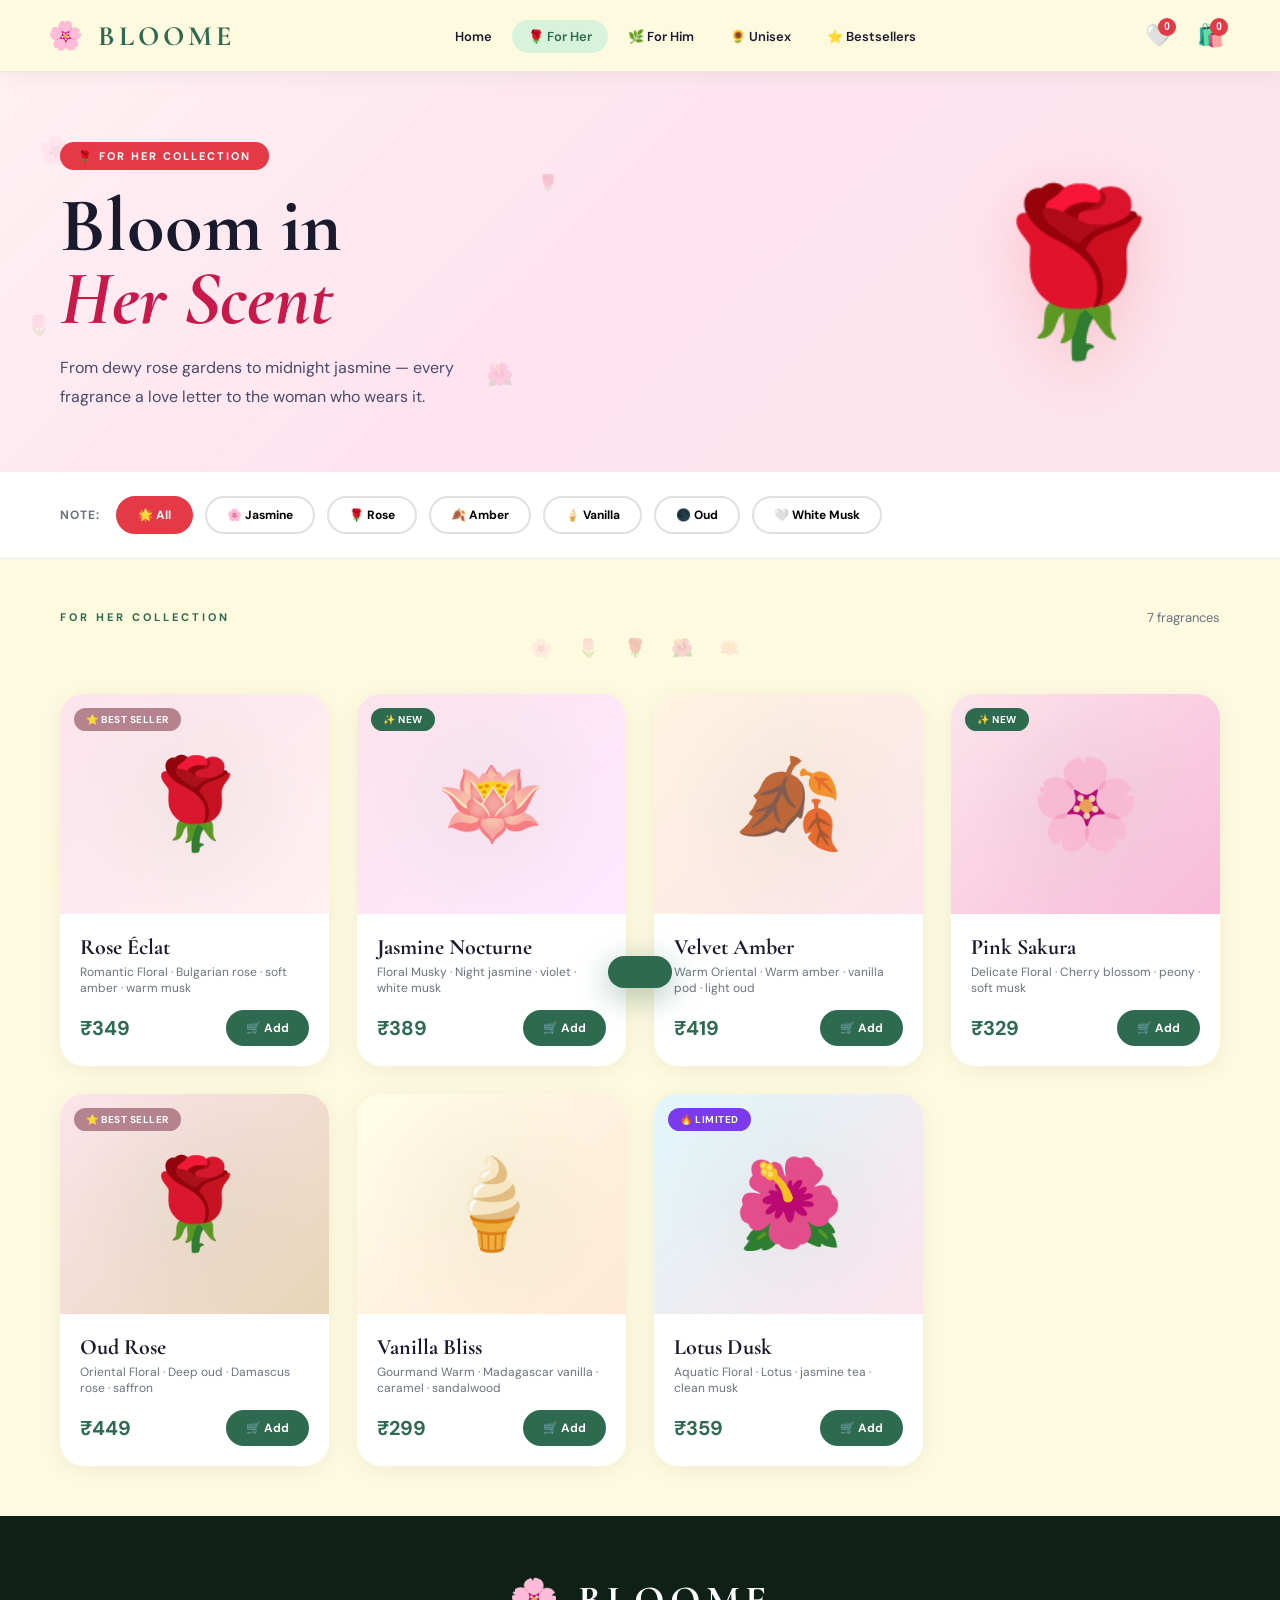
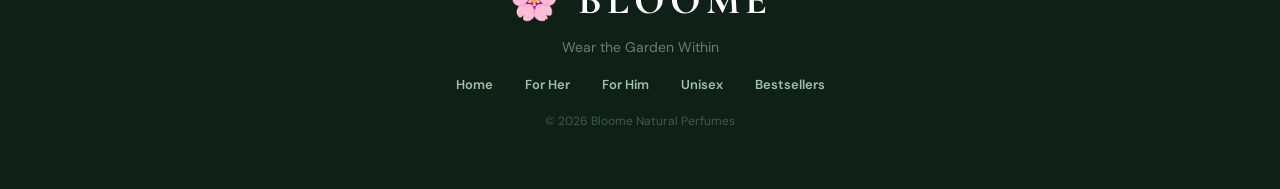
<file: her (1).html>
<!DOCTYPE html>
<html lang="en">
<head>
<meta charset="UTF-8"/>
<meta name="viewport" content="width=device-width, initial-scale=1.0"/>
<title>For Her — BLOOME Natural Perfumes</title>
<link href="https://fonts.googleapis.com/css2?family=Cormorant+Garamond:ital,wght@0,400;0,600;0,700;1,400;1,700&family=DM+Sans:wght@300;400;500;600&display=swap" rel="stylesheet"/>
<style>
:root{--green:#2d6a4f;--green-light:#d8f3dc;--rose:#e63946;--amber:#e9c46a;--cream:#fefae0;--text:#1b1b2f;--muted:#6b7280;}
*,*::before,*::after{box-sizing:border-box;margin:0;padding:0;}
html{scroll-behavior:smooth;}
body{font-family:'DM Sans',sans-serif;background:var(--cream);color:var(--text);overflow-x:hidden;}

#petalCanvas{position:fixed;top:0;left:0;width:100%;height:100%;pointer-events:none;z-index:9998;}
.heart-burst{position:fixed;top:50%;left:50%;transform:translate(-50%,-50%) scale(0);font-size:180px;z-index:9999;pointer-events:none;display:none;filter:drop-shadow(0 0 40px rgba(230,57,70,.6));}
.heart-burst.active{display:block;animation:heartPop 1.2s cubic-bezier(.34,1.56,.64,1) forwards;}
@keyframes heartPop{0%{transform:translate(-50%,-50%) scale(0);opacity:1;}50%{transform:translate(-50%,-50%) scale(1.3);}80%{transform:translate(-50%,-50%) scale(.95);}100%{transform:translate(-50%,-50%) scale(.7);opacity:0;}}
.cart-burst{position:fixed;top:50%;left:50%;transform:translate(-50%,-50%) scale(0);font-size:130px;z-index:9999;pointer-events:none;display:none;}
.cart-burst.active{display:block;animation:cartPop .9s ease forwards;}
@keyframes cartPop{0%{transform:translate(-50%,-50%) scale(0);opacity:1;}40%{transform:translate(-50%,-50%) scale(1.5);}100%{transform:translate(-50%,-50%) scale(.4);opacity:0;}}
.toast{position:fixed;bottom:32px;left:50%;transform:translateX(-50%) translateY(120px);background:var(--green);color:#fff;padding:16px 32px;border-radius:100px;font-size:15px;font-weight:600;box-shadow:0 8px 32px rgba(45,106,79,.4);z-index:9999;transition:transform .5s cubic-bezier(.34,1.56,.64,1);}
.toast.show{transform:translateX(-50%) translateY(0);}

nav{position:sticky;top:0;z-index:500;background:rgba(254,250,224,.96);backdrop-filter:blur(12px);box-shadow:0 2px 24px rgba(45,106,79,.08);padding:0 48px;display:flex;align-items:center;justify-content:space-between;height:72px;border-bottom:1px solid rgba(45,106,79,.1);}
.nav-logo{font-family:'Cormorant Garamond',serif;font-size:28px;font-weight:700;color:var(--green);letter-spacing:4px;display:flex;align-items:center;gap:8px;text-decoration:none;}
.nav-links{display:flex;align-items:center;list-style:none;gap:4px;}
.nav-links>li>a{padding:8px 16px;font-size:13px;font-weight:600;color:var(--text);text-decoration:none;border-radius:100px;transition:all .2s;}
.nav-links>li>a:hover,.nav-links>li>a.active{background:var(--green-light);color:var(--green);}
.nav-icons{display:flex;align-items:center;gap:8px;}
.nav-icon-btn{position:relative;background:none;border:none;cursor:pointer;width:44px;height:44px;border-radius:50%;font-size:22px;display:flex;align-items:center;justify-content:center;transition:background .2s;}
.nav-icon-btn:hover{background:var(--green-light);}
.badge{position:absolute;top:4px;right:4px;background:var(--rose);color:#fff;font-size:10px;font-weight:700;width:18px;height:18px;border-radius:50%;display:flex;align-items:center;justify-content:center;}
.badge.bump{animation:bump .4s ease;}
@keyframes bump{0%{transform:scale(1);}50%{transform:scale(1.7);}100%{transform:scale(1);}}

/* PAGE HERO */
.page-hero{position:relative;padding:70px 60px 60px;overflow:hidden;background:linear-gradient(135deg,#fff0f3 0%,#ffe4ef 45%,#fce4ec 100%);display:flex;align-items:center;min-height:320px;}
.page-hero-text{position:relative;z-index:2;max-width:500px;}
.page-hero-badge{display:inline-flex;align-items:center;gap:8px;background:#e63946;color:#fff;font-size:11px;font-weight:700;letter-spacing:2px;text-transform:uppercase;padding:7px 18px;border-radius:100px;margin-bottom:20px;}
.page-hero h1{font-family:'Cormorant Garamond',serif;font-size:clamp(48px,6vw,78px);font-weight:700;line-height:.95;margin-bottom:18px;color:#1a1a2e;}
.page-hero h1 em{font-style:italic;color:#c9184a;}
.page-hero p{font-size:16px;color:#4a4a6a;line-height:1.8;max-width:420px;}
.page-hero-sticker{position:absolute;right:8%;top:50%;transform:translateY(-50%);font-size:160px;animation:stkFloat 5s ease-in-out infinite;filter:drop-shadow(0 16px 32px rgba(230,57,70,.2));}
@keyframes stkFloat{0%,100%{transform:translateY(-50%) rotate(-5deg);}50%{transform:translateY(calc(-50% - 22px)) rotate(5deg);}}
.phf{position:absolute;font-size:28px;opacity:.15;animation:phfloat 6s ease-in-out infinite;}
@keyframes phfloat{0%,100%{transform:translateY(0) rotate(0deg);}50%{transform:translateY(-16px) rotate(12deg);}}

/* FILTERS */
.filter-bar{background:#fff;padding:24px 60px;border-bottom:1px solid rgba(45,106,79,.1);display:flex;align-items:center;gap:12px;flex-wrap:wrap;}
.filter-label{font-size:12px;font-weight:700;letter-spacing:1px;text-transform:uppercase;color:var(--muted);margin-right:4px;}
.fb{padding:9px 20px;border-radius:100px;font-size:12px;font-weight:700;border:2px solid #e0e0e0;background:#fff;cursor:pointer;transition:all .2s;font-family:'DM Sans',sans-serif;}
.fb:hover,.fb.active{background:#e63946;color:#fff;border-color:#e63946;}

/* PRODUCTS */
.products-wrap{padding:50px 60px;}
.prod-header{display:flex;align-items:center;justify-content:space-between;margin-bottom:8px;}
.sey{font-size:11px;font-weight:700;letter-spacing:3px;text-transform:uppercase;color:var(--green);}
.pcount{font-size:13px;color:var(--muted);}
.drow{text-align:center;font-size:18px;letter-spacing:10px;opacity:.22;margin:10px 0 34px;}
.pgrid{display:grid;grid-template-columns:repeat(auto-fill,minmax(240px,1fr));gap:28px;}
.pcard{background:#fff;border-radius:24px;overflow:hidden;box-shadow:0 4px 24px rgba(0,0,0,.06);transition:transform .3s,box-shadow .3s;position:relative;}
.pcard:hover{transform:translateY(-8px);box-shadow:0 20px 50px rgba(0,0,0,.13);}
.pcard.hidden{display:none;}
.pimg{height:220px;display:flex;align-items:center;justify-content:center;font-size:88px;position:relative;overflow:hidden;}
.pimg::before{content:'';position:absolute;inset:0;background:radial-gradient(circle at center,rgba(58,125,68,.05),transparent 70%);}
.pbadge{position:absolute;top:14px;left:14px;color:#fff;font-size:10px;font-weight:700;padding:5px 12px;border-radius:100px;letter-spacing:.5px;text-transform:uppercase;}
.pbadge.new{background:var(--green);}
.pbadge.best{background:#b5838d;}
.pbadge.limited{background:#7c3aed;}
.pactions{position:absolute;top:14px;right:14px;display:flex;flex-direction:column;gap:8px;opacity:0;transition:opacity .2s,transform .2s;transform:translateX(10px);}
.pcard:hover .pactions{opacity:1;transform:translateX(0);}
.abtn{width:38px;height:38px;border-radius:50%;background:#fff;border:none;cursor:pointer;display:flex;align-items:center;justify-content:center;font-size:16px;box-shadow:0 3px 10px rgba(0,0,0,.15);transition:all .2s;}
.abtn:hover{background:var(--green-light);transform:scale(1.12);}
.pnotes{position:absolute;bottom:0;left:0;right:0;display:flex;gap:4px;padding:8px 14px;background:rgba(255,255,255,.92);backdrop-filter:blur(4px);transform:translateY(100%);transition:transform .25s;flex-wrap:wrap;}
.pcard:hover .pnotes{transform:translateY(0);}
.ntag{font-size:10px;font-weight:700;padding:3px 8px;border-radius:100px;background:var(--green-light);color:var(--green);text-transform:uppercase;}
.pinfo{padding:20px;}
.pname{font-family:'Cormorant Garamond',serif;font-size:22px;font-weight:700;margin-bottom:4px;}
.psub{font-size:12px;color:var(--muted);margin-bottom:14px;}
.pfoot{display:flex;align-items:center;justify-content:space-between;}
.pprice{font-size:20px;font-weight:700;color:var(--green);}
.acbtn{background:var(--green);color:#fff;border:none;cursor:pointer;padding:10px 20px;border-radius:100px;font-size:12px;font-weight:700;display:flex;align-items:center;gap:6px;transition:all .2s;font-family:'DM Sans',sans-serif;}
.acbtn:hover{background:#1e5137;transform:scale(1.06);}
.empty{text-align:center;padding:80px 20px;opacity:.5;display:none;}
.empty .ei{font-size:64px;display:block;margin-bottom:16px;}

footer{background:#0f2017;color:#9dc4a8;padding:60px;text-align:center;}
.f-logo{font-family:'Cormorant Garamond',serif;font-size:40px;font-weight:700;color:#fff;letter-spacing:5px;margin-bottom:14px;}
.f-links{display:flex;justify-content:center;gap:32px;margin:20px 0;flex-wrap:wrap;}
.f-links a{color:#9dc4a8;text-decoration:none;font-size:13px;font-weight:600;transition:color .2s;}
.f-links a:hover{color:#fff;}

@media(max-width:900px){nav{padding:0 16px;}.nav-links{display:none;}.page-hero{padding:40px 20px;}.page-hero-sticker{display:none;}.filter-bar,.products-wrap{padding:20px;}.pgrid{grid-template-columns:repeat(auto-fill,minmax(160px,1fr));gap:16px;}}
</style>
</head>
<body>
<div class="heart-burst" id="heartBurst">💖</div>
<div class="cart-burst" id="cartBurst">🌸</div>
<canvas id="petalCanvas"></canvas>
<div class="toast" id="toast"></div>

<nav>
  <a class="nav-logo" href="index.html">🌸 BLOOME</a>
  <ul class="nav-links">
    <li><a href="index.html">Home</a></li>
    <li><a href="her.html" class="active">🌹 For Her</a></li>
    <li><a href="him.html">🌿 For Him</a></li>
    <li><a href="unisex.html">🌻 Unisex</a></li>
    <li><a href="bestsellers.html">⭐ Bestsellers</a></li>
  </ul>
  <div class="nav-icons">
    <button class="nav-icon-btn" onclick="addToWish()" title="Wishlist">🤍<span class="badge" id="wishBadge">0</span></button>
    <button class="nav-icon-btn" title="Bag">🛍️<span class="badge" id="cartBadge">0</span></button>
  </div>
</nav>

<div class="page-hero">
  <span class="phf" style="top:15%;left:3%;animation-delay:0s">🌸</span>
  <span class="phf" style="top:60%;left:2%;animation-delay:1.5s;font-size:20px">🌷</span>
  <span class="phf" style="top:25%;left:42%;animation-delay:2s;font-size:16px">🌹</span>
  <span class="phf" style="top:72%;left:38%;animation-delay:.8s;font-size:22px">🌺</span>
  <div class="page-hero-text">
    <div class="page-hero-badge">🌹 For Her Collection</div>
    <h1>Bloom in<br/><em>Her Scent</em></h1>
    <p>From dewy rose gardens to midnight jasmine — every fragrance a love letter to the woman who wears it.</p>
  </div>
  <div class="page-hero-sticker">🌹</div>
</div>

<div class="filter-bar">
  <span class="filter-label">Note:</span>
  <button class="fb active" onclick="filterNote(this,'all')">🌟 All</button>
  <button class="fb" onclick="filterNote(this,'jasmine')">🌸 Jasmine</button>
  <button class="fb" onclick="filterNote(this,'rose')">🌹 Rose</button>
  <button class="fb" onclick="filterNote(this,'amber')">🍂 Amber</button>
  <button class="fb" onclick="filterNote(this,'vanilla')">🍦 Vanilla</button>
  <button class="fb" onclick="filterNote(this,'oud')">🌑 Oud</button>
  <button class="fb" onclick="filterNote(this,'white-musk')">🤍 White Musk</button>
</div>

<div class="products-wrap">
  <div class="prod-header">
    <div class="sey">For Her Collection</div>
    <div class="pcount" id="pcount">7 fragrances</div>
  </div>
  <div class="drow">🌸 🌷 🌹 🌺 🪷</div>
  <div class="pgrid" id="pgrid"></div>
  <div class="empty" id="empty"><span class="ei">🌸</span><p>No fragrances match this note!</p></div>
</div>

<footer>
  <div class="f-logo">🌸 BLOOME</div>
  <p style="margin-bottom:20px;opacity:.6;font-size:14px">Wear the Garden Within</p>
  <div class="f-links">
    <a href="index.html">Home</a><a href="her.html">For Her</a><a href="him.html">For Him</a><a href="unisex.html">Unisex</a><a href="bestsellers.html">Bestsellers</a>
  </div>
  <p style="opacity:.35;font-size:12px;margin-top:20px">© 2026 Bloome Natural Perfumes</p>
</footer>

<script>
const PRODUCTS=[
  {name:'Rose Éclat',sub:'Romantic Floral',price:349,emoji:'🌹',bg:'linear-gradient(135deg,#fce4ec,#fff0f3)',notes:['rose','amber'],badge:'best',desc:'Bulgarian rose · soft amber · warm musk'},
  {name:'Jasmine Nocturne',sub:'Floral Musky',price:389,emoji:'🪷',bg:'linear-gradient(135deg,#fce4ec,#ffe8ff)',notes:['jasmine','white-musk'],badge:'new',desc:'Night jasmine · violet · white musk'},
  {name:'Velvet Amber',sub:'Warm Oriental',price:419,emoji:'🍂',bg:'linear-gradient(135deg,#fff3e0,#fce4ec)',notes:['amber','vanilla','oud'],badge:'',desc:'Warm amber · vanilla pod · light oud'},
  {name:'Pink Sakura',sub:'Delicate Floral',price:329,emoji:'🌸',bg:'linear-gradient(135deg,#fce4ec,#f8bbd9)',notes:['rose','jasmine','white-musk'],badge:'new',desc:'Cherry blossom · peony · soft musk'},
  {name:'Oud Rose',sub:'Oriental Floral',price:449,emoji:'🌹',bg:'linear-gradient(135deg,#fce4ec,#e8d5b7)',notes:['oud','rose'],badge:'best',desc:'Deep oud · Damascus rose · saffron'},
  {name:'Vanilla Bliss',sub:'Gourmand Warm',price:299,emoji:'🍦',bg:'linear-gradient(135deg,#fffde7,#ffe8d6)',notes:['vanilla','amber'],badge:'',desc:'Madagascar vanilla · caramel · sandalwood'},
  {name:'Lotus Dusk',sub:'Aquatic Floral',price:359,emoji:'🌺',bg:'linear-gradient(135deg,#e0f7fa,#fce4ec)',notes:['jasmine','white-musk'],badge:'limited',desc:'Lotus · jasmine tea · clean musk'},
];

function badgeHTML(b){if(!b)return '';const map={new:'✨ New',best:'⭐ Best Seller',limited:'🔥 Limited'};return `<span class="pbadge ${b}">${map[b]}</span>`;}

function renderProducts(note){
  const grid=document.getElementById('pgrid'),empty=document.getElementById('empty'),cnt=document.getElementById('pcount');
  const list=note==='all'?PRODUCTS:PRODUCTS.filter(p=>p.notes.includes(note));
  cnt.textContent=list.length+' fragrance'+(list.length!==1?'s':'');
  if(!list.length){grid.innerHTML='';empty.style.display='block';return;}
  empty.style.display='none';
  grid.innerHTML=list.map(p=>`
    <div class="pcard">
      <div class="pimg" style="background:${p.bg}">
        <span>${p.emoji}</span>
        ${badgeHTML(p.badge)}
        <div class="pactions">
          <button class="abtn" onclick="addToWish(event)" title="Wishlist">🤍</button>
          <button class="abtn" title="Quick View">👁️</button>
        </div>
        <div class="pnotes">${p.notes.map(n=>`<span class="ntag">${n}</span>`).join('')}</div>
      </div>
      <div class="pinfo">
        <div class="pname">${p.name}</div>
        <div class="psub">${p.sub} · ${p.desc}</div>
        <div class="pfoot">
          <span class="pprice">₹${p.price}</span>
          <button class="acbtn" onclick="addToCart(event)">🛒 Add</button>
        </div>
      </div>
    </div>`).join('');
}

function filterNote(btn,note){document.querySelectorAll('.fb').forEach(b=>b.classList.remove('active'));btn.classList.add('active');renderProducts(note);}

// ---- SHARED STATE ----
let cartCount=parseInt(localStorage.getItem('bloome_cart'))||0;
let wishCount=parseInt(localStorage.getItem('bloome_wish'))||0;
document.getElementById('cartBadge').textContent=cartCount;
document.getElementById('wishBadge').textContent=wishCount;

function updateBadges(){const cb=document.getElementById('cartBadge'),wb=document.getElementById('wishBadge');cb.textContent=cartCount;wb.textContent=wishCount;cb.classList.add('bump');setTimeout(()=>cb.classList.remove('bump'),400);localStorage.setItem('bloome_cart',cartCount);localStorage.setItem('bloome_wish',wishCount);}
function addToCart(e){e?.stopPropagation();cartCount++;updateBadges();showPetals();showCartBurst();showToast('🌸 Added to your bag!','');}
function addToWish(e){e?.stopPropagation();wishCount++;updateBadges();triggerHeart();showToast('💖 Added to wishlist!','#e63946');}
function triggerHeart(){const h=document.getElementById('heartBurst');h.classList.remove('active');void h.offsetWidth;h.classList.add('active');setTimeout(()=>h.classList.remove('active'),1400);}
function showCartBurst(){const c=document.getElementById('cartBurst');const em=['🌸','🌺','🌷','🌼','🪷','🌻'];c.textContent=em[Math.floor(Math.random()*em.length)];c.classList.remove('active');void c.offsetWidth;c.classList.add('active');setTimeout(()=>c.classList.remove('active'),1000);}
function showToast(msg,bg){const t=document.getElementById('toast');t.textContent=msg;t.style.background=bg||'var(--green)';t.classList.add('show');setTimeout(()=>t.classList.remove('show'),2400);}
function showPetals(){
  const canvas=document.getElementById('petalCanvas');const ctx=canvas.getContext('2d');
  canvas.width=window.innerWidth;canvas.height=window.innerHeight;
  const colors=['#f48fb1','#fce4ec','#c8e6c9','#fff9c4','#ffccbc','#e1bee7','#f8bbd9','#ffecb3','#ffe0f0','#ffd6e0'];
  const shapes=['petal','circle','star'];let petals=[],frame=0;
  for(let i=0;i<68;i++){petals.push({x:Math.random()*canvas.width,y:-20-Math.random()*180,size:8+Math.random()*20,color:colors[Math.floor(Math.random()*colors.length)],vx:(Math.random()-.5)*2.8,vy:1.5+Math.random()*3,rot:Math.random()*360,rotV:(Math.random()-.5)*7,shape:shapes[Math.floor(Math.random()*shapes.length)],opacity:.7+Math.random()*.3,delay:Math.random()*70});}
  function draw(){ctx.clearRect(0,0,canvas.width,canvas.height);let alive=false;petals.forEach(p=>{if(frame<p.delay){alive=true;return;}p.x+=p.vx+Math.sin(frame*.02+p.delay)*.6;p.y+=p.vy;p.rot+=p.rotV;p.vy+=.018;ctx.save();ctx.globalAlpha=p.opacity*Math.max(0,1-p.y/canvas.height);ctx.translate(p.x,p.y);ctx.rotate(p.rot*Math.PI/180);ctx.fillStyle=p.color;if(p.shape==='petal'){ctx.beginPath();ctx.ellipse(0,0,p.size*.45,p.size,0,0,Math.PI*2);ctx.fill();}else if(p.shape==='circle'){ctx.beginPath();ctx.arc(0,0,p.size*.5,0,Math.PI*2);ctx.fill();}else{ctx.beginPath();for(let s=0;s<5;s++){const a=(s/5)*Math.PI*2-Math.PI/2,ia=a+Math.PI/5;s===0?ctx.moveTo(Math.cos(a)*p.size*.5,Math.sin(a)*p.size*.5):ctx.lineTo(Math.cos(a)*p.size*.5,Math.sin(a)*p.size*.5);ctx.lineTo(Math.cos(ia)*p.size*.22,Math.sin(ia)*p.size*.22);}ctx.closePath();ctx.fill();}ctx.restore();if(p.y<canvas.height+50)alive=true;});frame++;if(alive&&frame<320)requestAnimationFrame(draw);else ctx.clearRect(0,0,canvas.width,canvas.height);}
  draw();
}

// init
const urlNote=new URLSearchParams(window.location.search).get('note');
renderProducts(urlNote||'all');
if(urlNote){document.querySelectorAll('.fb').forEach(b=>{if(b.onclick&&b.onclick.toString().includes(urlNote))b.classList.add('active');else b.classList.remove('active');});}
</script>
</body>
</html>
</file>
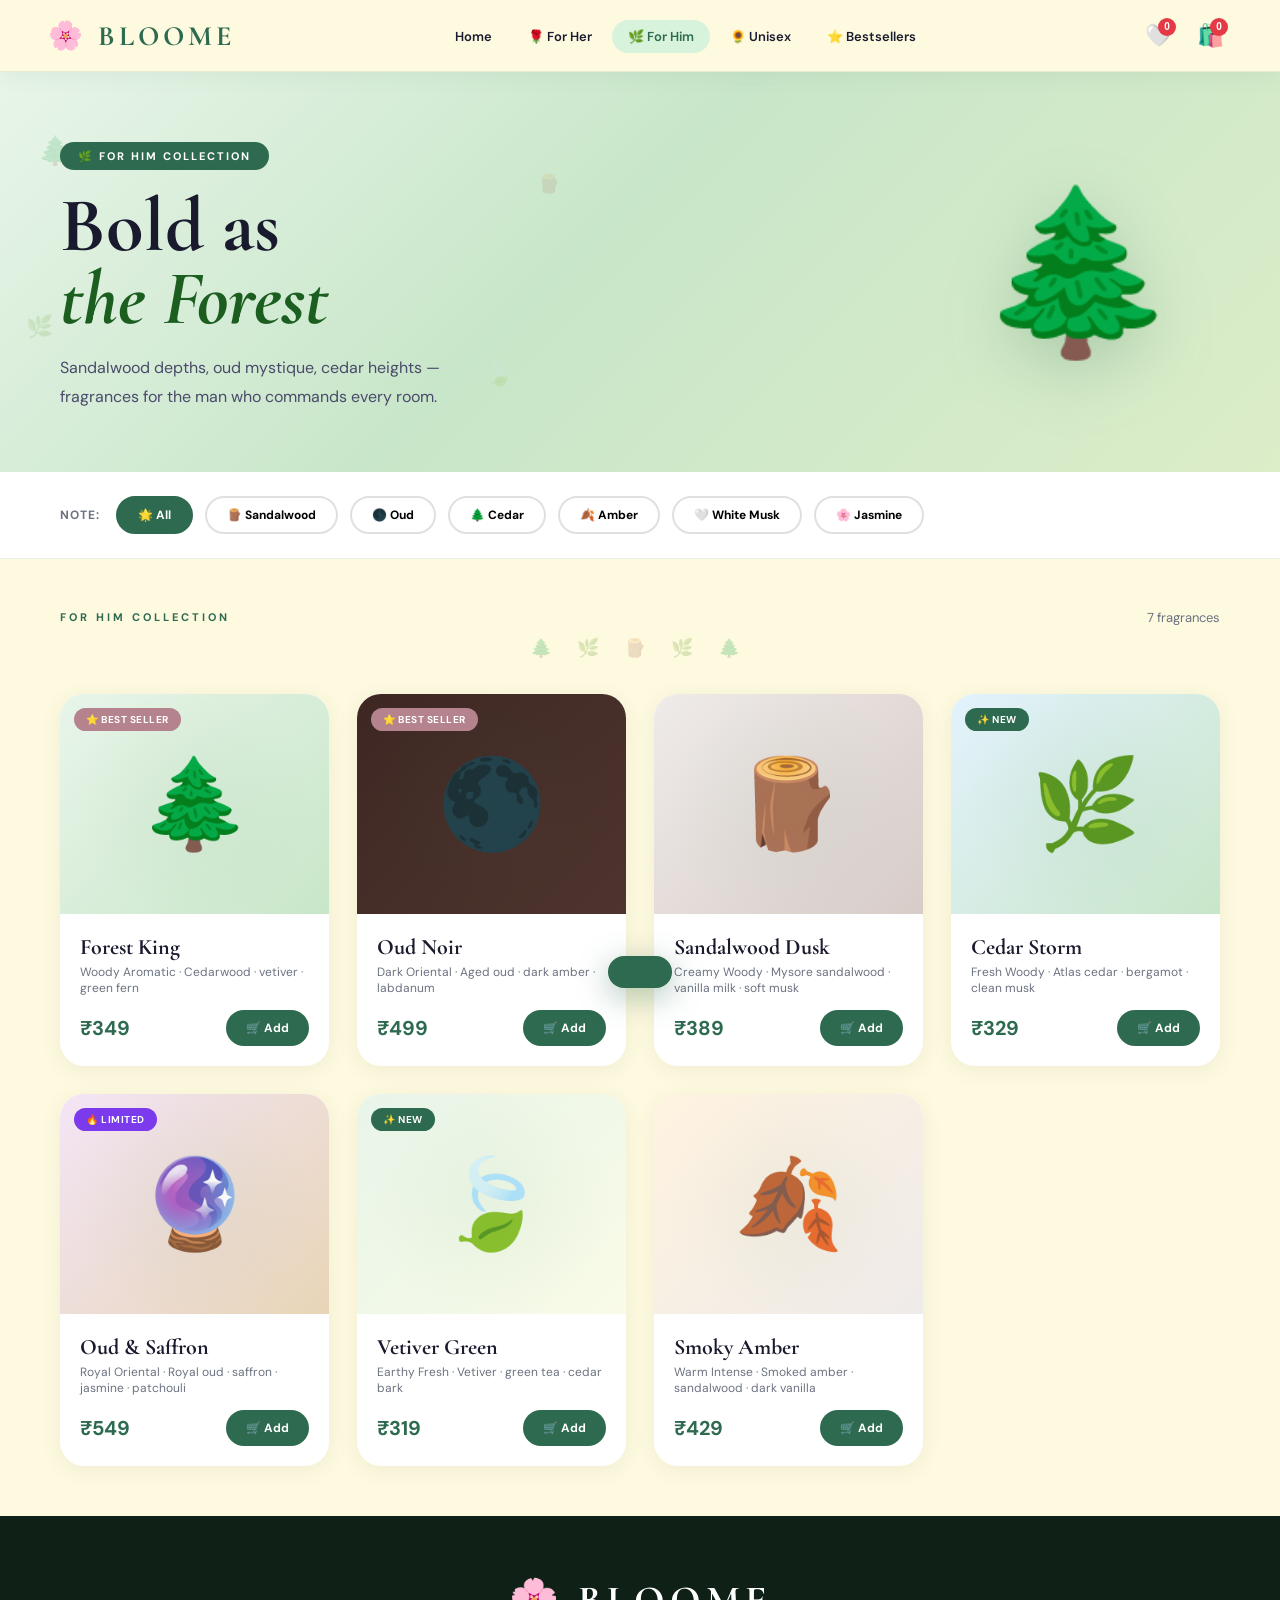
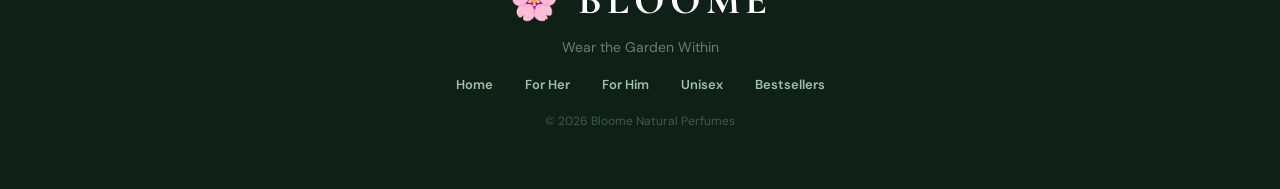
<file: him (1).html>
<!DOCTYPE html>
<html lang="en">
<head>
<meta charset="UTF-8"/>
<meta name="viewport" content="width=device-width, initial-scale=1.0"/>
<title>For Him — BLOOME Natural Perfumes</title>
<link href="https://fonts.googleapis.com/css2?family=Cormorant+Garamond:ital,wght@0,400;0,600;0,700;1,400;1,700&family=DM+Sans:wght@300;400;500;600&display=swap" rel="stylesheet"/>
<style>
:root{--green:#2d6a4f;--green-light:#d8f3dc;--rose:#e63946;--amber:#e9c46a;--cream:#fefae0;--text:#1b1b2f;--muted:#6b7280;}
*,*::before,*::after{box-sizing:border-box;margin:0;padding:0;}
html{scroll-behavior:smooth;}
body{font-family:'DM Sans',sans-serif;background:var(--cream);color:var(--text);overflow-x:hidden;}
#petalCanvas{position:fixed;top:0;left:0;width:100%;height:100%;pointer-events:none;z-index:9998;}
.heart-burst{position:fixed;top:50%;left:50%;transform:translate(-50%,-50%) scale(0);font-size:180px;z-index:9999;pointer-events:none;display:none;}
.heart-burst.active{display:block;animation:heartPop 1.2s cubic-bezier(.34,1.56,.64,1) forwards;}
@keyframes heartPop{0%{transform:translate(-50%,-50%) scale(0);opacity:1;}50%{transform:translate(-50%,-50%) scale(1.3);}80%{transform:translate(-50%,-50%) scale(.95);}100%{transform:translate(-50%,-50%) scale(.7);opacity:0;}}
.cart-burst{position:fixed;top:50%;left:50%;transform:translate(-50%,-50%) scale(0);font-size:130px;z-index:9999;pointer-events:none;display:none;}
.cart-burst.active{display:block;animation:cartPop .9s ease forwards;}
@keyframes cartPop{0%{transform:translate(-50%,-50%) scale(0);opacity:1;}40%{transform:translate(-50%,-50%) scale(1.5);}100%{transform:translate(-50%,-50%) scale(.4);opacity:0;}}
.toast{position:fixed;bottom:32px;left:50%;transform:translateX(-50%) translateY(120px);background:var(--green);color:#fff;padding:16px 32px;border-radius:100px;font-size:15px;font-weight:600;box-shadow:0 8px 32px rgba(45,106,79,.4);z-index:9999;transition:transform .5s cubic-bezier(.34,1.56,.64,1);}
.toast.show{transform:translateX(-50%) translateY(0);}
nav{position:sticky;top:0;z-index:500;background:rgba(254,250,224,.96);backdrop-filter:blur(12px);box-shadow:0 2px 24px rgba(45,106,79,.08);padding:0 48px;display:flex;align-items:center;justify-content:space-between;height:72px;border-bottom:1px solid rgba(45,106,79,.1);}
.nav-logo{font-family:'Cormorant Garamond',serif;font-size:28px;font-weight:700;color:var(--green);letter-spacing:4px;display:flex;align-items:center;gap:8px;text-decoration:none;}
.nav-links{display:flex;align-items:center;list-style:none;gap:4px;}
.nav-links>li>a{padding:8px 16px;font-size:13px;font-weight:600;color:var(--text);text-decoration:none;border-radius:100px;transition:all .2s;}
.nav-links>li>a:hover,.nav-links>li>a.active{background:var(--green-light);color:var(--green);}
.nav-icons{display:flex;align-items:center;gap:8px;}
.nav-icon-btn{position:relative;background:none;border:none;cursor:pointer;width:44px;height:44px;border-radius:50%;font-size:22px;display:flex;align-items:center;justify-content:center;transition:background .2s;}
.nav-icon-btn:hover{background:var(--green-light);}
.badge{position:absolute;top:4px;right:4px;background:var(--rose);color:#fff;font-size:10px;font-weight:700;width:18px;height:18px;border-radius:50%;display:flex;align-items:center;justify-content:center;}
.badge.bump{animation:bump .4s ease;}
@keyframes bump{0%{transform:scale(1);}50%{transform:scale(1.7);}100%{transform:scale(1);}}
.page-hero{position:relative;padding:70px 60px 60px;overflow:hidden;background:linear-gradient(135deg,#e8f5e9 0%,#c8e6c9 45%,#dcedc8 100%);display:flex;align-items:center;min-height:320px;}
.page-hero-text{position:relative;z-index:2;max-width:500px;}
.page-hero-badge{display:inline-flex;align-items:center;gap:8px;background:#2d6a4f;color:#fff;font-size:11px;font-weight:700;letter-spacing:2px;text-transform:uppercase;padding:7px 18px;border-radius:100px;margin-bottom:20px;}
.page-hero h1{font-family:'Cormorant Garamond',serif;font-size:clamp(48px,6vw,78px);font-weight:700;line-height:.95;margin-bottom:18px;color:#1a1a2e;}
.page-hero h1 em{font-style:italic;color:#1b5e20;}
.page-hero p{font-size:16px;color:#4a4a6a;line-height:1.8;max-width:420px;}
.page-hero-sticker{position:absolute;right:8%;top:50%;transform:translateY(-50%);font-size:160px;animation:stkFloat 5s ease-in-out infinite;filter:drop-shadow(0 16px 32px rgba(45,106,79,.25));}
@keyframes stkFloat{0%,100%{transform:translateY(-50%) rotate(-4deg);}50%{transform:translateY(calc(-50% - 22px)) rotate(4deg);}}
.phf{position:absolute;font-size:28px;opacity:.15;animation:phfloat 6s ease-in-out infinite;}
@keyframes phfloat{0%,100%{transform:translateY(0) rotate(0deg);}50%{transform:translateY(-16px) rotate(12deg);}}
.filter-bar{background:#fff;padding:24px 60px;border-bottom:1px solid rgba(45,106,79,.1);display:flex;align-items:center;gap:12px;flex-wrap:wrap;}
.filter-label{font-size:12px;font-weight:700;letter-spacing:1px;text-transform:uppercase;color:var(--muted);margin-right:4px;}
.fb{padding:9px 20px;border-radius:100px;font-size:12px;font-weight:700;border:2px solid #e0e0e0;background:#fff;cursor:pointer;transition:all .2s;font-family:'DM Sans',sans-serif;}
.fb:hover,.fb.active{background:#2d6a4f;color:#fff;border-color:#2d6a4f;}
.products-wrap{padding:50px 60px;}
.prod-header{display:flex;align-items:center;justify-content:space-between;margin-bottom:8px;}
.sey{font-size:11px;font-weight:700;letter-spacing:3px;text-transform:uppercase;color:var(--green);}
.pcount{font-size:13px;color:var(--muted);}
.drow{text-align:center;font-size:18px;letter-spacing:10px;opacity:.22;margin:10px 0 34px;}
.pgrid{display:grid;grid-template-columns:repeat(auto-fill,minmax(240px,1fr));gap:28px;}
.pcard{background:#fff;border-radius:24px;overflow:hidden;box-shadow:0 4px 24px rgba(0,0,0,.06);transition:transform .3s,box-shadow .3s;position:relative;}
.pcard:hover{transform:translateY(-8px);box-shadow:0 20px 50px rgba(0,0,0,.13);}
.pcard.hidden{display:none;}
.pimg{height:220px;display:flex;align-items:center;justify-content:center;font-size:88px;position:relative;overflow:hidden;}
.pimg::before{content:'';position:absolute;inset:0;background:radial-gradient(circle at center,rgba(58,125,68,.05),transparent 70%);}
.pbadge{position:absolute;top:14px;left:14px;color:#fff;font-size:10px;font-weight:700;padding:5px 12px;border-radius:100px;letter-spacing:.5px;text-transform:uppercase;}
.pbadge.new{background:var(--green);}
.pbadge.best{background:#b5838d;}
.pbadge.limited{background:#7c3aed;}
.pactions{position:absolute;top:14px;right:14px;display:flex;flex-direction:column;gap:8px;opacity:0;transition:opacity .2s,transform .2s;transform:translateX(10px);}
.pcard:hover .pactions{opacity:1;transform:translateX(0);}
.abtn{width:38px;height:38px;border-radius:50%;background:#fff;border:none;cursor:pointer;display:flex;align-items:center;justify-content:center;font-size:16px;box-shadow:0 3px 10px rgba(0,0,0,.15);transition:all .2s;}
.abtn:hover{background:var(--green-light);transform:scale(1.12);}
.pnotes{position:absolute;bottom:0;left:0;right:0;display:flex;gap:4px;padding:8px 14px;background:rgba(255,255,255,.92);backdrop-filter:blur(4px);transform:translateY(100%);transition:transform .25s;flex-wrap:wrap;}
.pcard:hover .pnotes{transform:translateY(0);}
.ntag{font-size:10px;font-weight:700;padding:3px 8px;border-radius:100px;background:var(--green-light);color:var(--green);text-transform:uppercase;}
.pinfo{padding:20px;}
.pname{font-family:'Cormorant Garamond',serif;font-size:22px;font-weight:700;margin-bottom:4px;}
.psub{font-size:12px;color:var(--muted);margin-bottom:14px;}
.pfoot{display:flex;align-items:center;justify-content:space-between;}
.pprice{font-size:20px;font-weight:700;color:var(--green);}
.acbtn{background:var(--green);color:#fff;border:none;cursor:pointer;padding:10px 20px;border-radius:100px;font-size:12px;font-weight:700;display:flex;align-items:center;gap:6px;transition:all .2s;font-family:'DM Sans',sans-serif;}
.acbtn:hover{background:#1e5137;transform:scale(1.06);}
.empty{text-align:center;padding:80px 20px;opacity:.5;display:none;}
.empty .ei{font-size:64px;display:block;margin-bottom:16px;}
footer{background:#0f2017;color:#9dc4a8;padding:60px;text-align:center;}
.f-logo{font-family:'Cormorant Garamond',serif;font-size:40px;font-weight:700;color:#fff;letter-spacing:5px;margin-bottom:14px;}
.f-links{display:flex;justify-content:center;gap:32px;margin:20px 0;flex-wrap:wrap;}
.f-links a{color:#9dc4a8;text-decoration:none;font-size:13px;font-weight:600;transition:color .2s;}
.f-links a:hover{color:#fff;}
@media(max-width:900px){nav{padding:0 16px;}.nav-links{display:none;}.page-hero{padding:40px 20px;}.page-hero-sticker{display:none;}.filter-bar,.products-wrap{padding:20px;}.pgrid{grid-template-columns:repeat(auto-fill,minmax(160px,1fr));gap:16px;}}
</style>
</head>
<body>
<div class="heart-burst" id="heartBurst">💖</div>
<div class="cart-burst" id="cartBurst">🌿</div>
<canvas id="petalCanvas"></canvas>
<div class="toast" id="toast"></div>

<nav>
  <a class="nav-logo" href="index.html">🌸 BLOOME</a>
  <ul class="nav-links">
    <li><a href="index.html">Home</a></li>
    <li><a href="her.html">🌹 For Her</a></li>
    <li><a href="him.html" class="active">🌿 For Him</a></li>
    <li><a href="unisex.html">🌻 Unisex</a></li>
    <li><a href="bestsellers.html">⭐ Bestsellers</a></li>
  </ul>
  <div class="nav-icons">
    <button class="nav-icon-btn" onclick="addToWish()" title="Wishlist">🤍<span class="badge" id="wishBadge">0</span></button>
    <button class="nav-icon-btn" title="Bag">🛍️<span class="badge" id="cartBadge">0</span></button>
  </div>
</nav>

<div class="page-hero">
  <span class="phf" style="top:15%;left:3%;font-size:28px;animation-delay:0s">🌲</span>
  <span class="phf" style="top:60%;left:2%;font-size:22px;animation-delay:1.5s">🌿</span>
  <span class="phf" style="top:25%;left:42%;font-size:18px;animation-delay:2s">🪵</span>
  <span class="phf" style="top:72%;left:38%;font-size:22px;animation-delay:.8s">🍃</span>
  <div class="page-hero-text">
    <div class="page-hero-badge">🌿 For Him Collection</div>
    <h1>Bold as<br/><em>the Forest</em></h1>
    <p>Sandalwood depths, oud mystique, cedar heights — fragrances for the man who commands every room.</p>
  </div>
  <div class="page-hero-sticker">🌲</div>
</div>

<div class="filter-bar">
  <span class="filter-label">Note:</span>
  <button class="fb active" onclick="filterNote(this,'all')">🌟 All</button>
  <button class="fb" onclick="filterNote(this,'sandalwood')">🪵 Sandalwood</button>
  <button class="fb" onclick="filterNote(this,'oud')">🌑 Oud</button>
  <button class="fb" onclick="filterNote(this,'cedar')">🌲 Cedar</button>
  <button class="fb" onclick="filterNote(this,'amber')">🍂 Amber</button>
  <button class="fb" onclick="filterNote(this,'white-musk')">🤍 White Musk</button>
  <button class="fb" onclick="filterNote(this,'jasmine')">🌸 Jasmine</button>
</div>

<div class="products-wrap">
  <div class="prod-header">
    <div class="sey">For Him Collection</div>
    <div class="pcount" id="pcount">7 fragrances</div>
  </div>
  <div class="drow">🌲 🌿 🪵 🌿 🌲</div>
  <div class="pgrid" id="pgrid"></div>
  <div class="empty" id="empty"><span class="ei">🌲</span><p>No fragrances match this note!</p></div>
</div>

<footer>
  <div class="f-logo">🌸 BLOOME</div>
  <p style="margin-bottom:20px;opacity:.6;font-size:14px">Wear the Garden Within</p>
  <div class="f-links">
    <a href="index.html">Home</a><a href="her.html">For Her</a><a href="him.html">For Him</a><a href="unisex.html">Unisex</a><a href="bestsellers.html">Bestsellers</a>
  </div>
  <p style="opacity:.35;font-size:12px;margin-top:20px">© 2026 Bloome Natural Perfumes</p>
</footer>

<script>
const PRODUCTS=[
  {name:'Forest King',sub:'Woody Aromatic',price:349,emoji:'🌲',bg:'linear-gradient(135deg,#e8f5e9,#c8e6c9)',notes:['cedar','sandalwood'],badge:'best',desc:'Cedarwood · vetiver · green fern'},
  {name:'Oud Noir',sub:'Dark Oriental',price:499,emoji:'🌑',bg:'linear-gradient(135deg,#3e2723,#4e342e)',notes:['oud','amber'],badge:'best',desc:'Aged oud · dark amber · labdanum'},
  {name:'Sandalwood Dusk',sub:'Creamy Woody',price:389,emoji:'🪵',bg:'linear-gradient(135deg,#efebe9,#d7ccc8)',notes:['sandalwood','vanilla','white-musk'],badge:'',desc:'Mysore sandalwood · vanilla milk · soft musk'},
  {name:'Cedar Storm',sub:'Fresh Woody',price:329,emoji:'🌿',bg:'linear-gradient(135deg,#e3f2fd,#c8e6c9)',notes:['cedar','white-musk'],badge:'new',desc:'Atlas cedar · bergamot · clean musk'},
  {name:'Oud & Saffron',sub:'Royal Oriental',price:549,emoji:'🔮',bg:'linear-gradient(135deg,#f3e5f5,#e8d5b7)',notes:['oud','amber','jasmine'],badge:'limited',desc:'Royal oud · saffron · jasmine · patchouli'},
  {name:'Vetiver Green',sub:'Earthy Fresh',price:319,emoji:'🍃',bg:'linear-gradient(135deg,#e8f5e9,#f9fbe7)',notes:['sandalwood','cedar'],badge:'new',desc:'Vetiver · green tea · cedar bark'},
  {name:'Smoky Amber',sub:'Warm Intense',price:429,emoji:'🍂',bg:'linear-gradient(135deg,#fff3e0,#efebe9)',notes:['amber','sandalwood','oud'],badge:'',desc:'Smoked amber · sandalwood · dark vanilla'},
];
function badgeHTML(b){if(!b)return '';const map={new:'✨ New',best:'⭐ Best Seller',limited:'🔥 Limited'};return `<span class="pbadge ${b}">${map[b]}</span>`;}
function renderProducts(note){const grid=document.getElementById('pgrid'),empty=document.getElementById('empty'),cnt=document.getElementById('pcount');const list=note==='all'?PRODUCTS:PRODUCTS.filter(p=>p.notes.includes(note));cnt.textContent=list.length+' fragrance'+(list.length!==1?'s':'');if(!list.length){grid.innerHTML='';empty.style.display='block';return;}empty.style.display='none';grid.innerHTML=list.map(p=>`<div class="pcard"><div class="pimg" style="background:${p.bg}"><span>${p.emoji}</span>${badgeHTML(p.badge)}<div class="pactions"><button class="abtn" onclick="addToWish(event)">🤍</button><button class="abtn">👁️</button></div><div class="pnotes">${p.notes.map(n=>`<span class="ntag">${n}</span>`).join('')}</div></div><div class="pinfo"><div class="pname">${p.name}</div><div class="psub">${p.sub} · ${p.desc}</div><div class="pfoot"><span class="pprice">₹${p.price}</span><button class="acbtn" onclick="addToCart(event)">🛒 Add</button></div></div></div>`).join('');}
function filterNote(btn,note){document.querySelectorAll('.fb').forEach(b=>b.classList.remove('active'));btn.classList.add('active');renderProducts(note);}
let cartCount=parseInt(localStorage.getItem('bloome_cart'))||0;let wishCount=parseInt(localStorage.getItem('bloome_wish'))||0;
document.getElementById('cartBadge').textContent=cartCount;document.getElementById('wishBadge').textContent=wishCount;
function updateBadges(){const cb=document.getElementById('cartBadge'),wb=document.getElementById('wishBadge');cb.textContent=cartCount;wb.textContent=wishCount;cb.classList.add('bump');setTimeout(()=>cb.classList.remove('bump'),400);localStorage.setItem('bloome_cart',cartCount);localStorage.setItem('bloome_wish',wishCount);}
function addToCart(e){e?.stopPropagation();cartCount++;updateBadges();showPetals();showCartBurst();showToast('🌸 Added to your bag!','');}
function addToWish(e){e?.stopPropagation();wishCount++;updateBadges();triggerHeart();showToast('💖 Added to wishlist!','#e63946');}
function triggerHeart(){const h=document.getElementById('heartBurst');h.classList.remove('active');void h.offsetWidth;h.classList.add('active');setTimeout(()=>h.classList.remove('active'),1400);}
function showCartBurst(){const c=document.getElementById('cartBurst');const em=['🌸','🌺','🌷','🌼','🪷','🌻'];c.textContent=em[Math.floor(Math.random()*em.length)];c.classList.remove('active');void c.offsetWidth;c.classList.add('active');setTimeout(()=>c.classList.remove('active'),1000);}
function showToast(msg,bg){const t=document.getElementById('toast');t.textContent=msg;t.style.background=bg||'var(--green)';t.classList.add('show');setTimeout(()=>t.classList.remove('show'),2400);}
function showPetals(){const canvas=document.getElementById('petalCanvas');const ctx=canvas.getContext('2d');canvas.width=window.innerWidth;canvas.height=window.innerHeight;const colors=['#c8e6c9','#f48fb1','#fce4ec','#fff9c4','#ffccbc','#e1bee7','#f8bbd9','#a5d6a7','#ffecb3','#d1fae5'];const shapes=['petal','circle','star'];let petals=[],frame=0;for(let i=0;i<68;i++){petals.push({x:Math.random()*canvas.width,y:-20-Math.random()*180,size:8+Math.random()*20,color:colors[Math.floor(Math.random()*colors.length)],vx:(Math.random()-.5)*2.8,vy:1.5+Math.random()*3,rot:Math.random()*360,rotV:(Math.random()-.5)*7,shape:shapes[Math.floor(Math.random()*shapes.length)],opacity:.7+Math.random()*.3,delay:Math.random()*70});}function draw(){ctx.clearRect(0,0,canvas.width,canvas.height);let alive=false;petals.forEach(p=>{if(frame<p.delay){alive=true;return;}p.x+=p.vx+Math.sin(frame*.02+p.delay)*.6;p.y+=p.vy;p.rot+=p.rotV;p.vy+=.018;ctx.save();ctx.globalAlpha=p.opacity*Math.max(0,1-p.y/canvas.height);ctx.translate(p.x,p.y);ctx.rotate(p.rot*Math.PI/180);ctx.fillStyle=p.color;if(p.shape==='petal'){ctx.beginPath();ctx.ellipse(0,0,p.size*.45,p.size,0,0,Math.PI*2);ctx.fill();}else if(p.shape==='circle'){ctx.beginPath();ctx.arc(0,0,p.size*.5,0,Math.PI*2);ctx.fill();}else{ctx.beginPath();for(let s=0;s<5;s++){const a=(s/5)*Math.PI*2-Math.PI/2,ia=a+Math.PI/5;s===0?ctx.moveTo(Math.cos(a)*p.size*.5,Math.sin(a)*p.size*.5):ctx.lineTo(Math.cos(a)*p.size*.5,Math.sin(a)*p.size*.5);ctx.lineTo(Math.cos(ia)*p.size*.22,Math.sin(ia)*p.size*.22);}ctx.closePath();ctx.fill();}ctx.restore();if(p.y<canvas.height+50)alive=true;});frame++;if(alive&&frame<320)requestAnimationFrame(draw);else ctx.clearRect(0,0,canvas.width,canvas.height);}draw();}
const urlNote=new URLSearchParams(window.location.search).get('note');renderProducts(urlNote||'all');
</script>
</body>
</html>
</file>
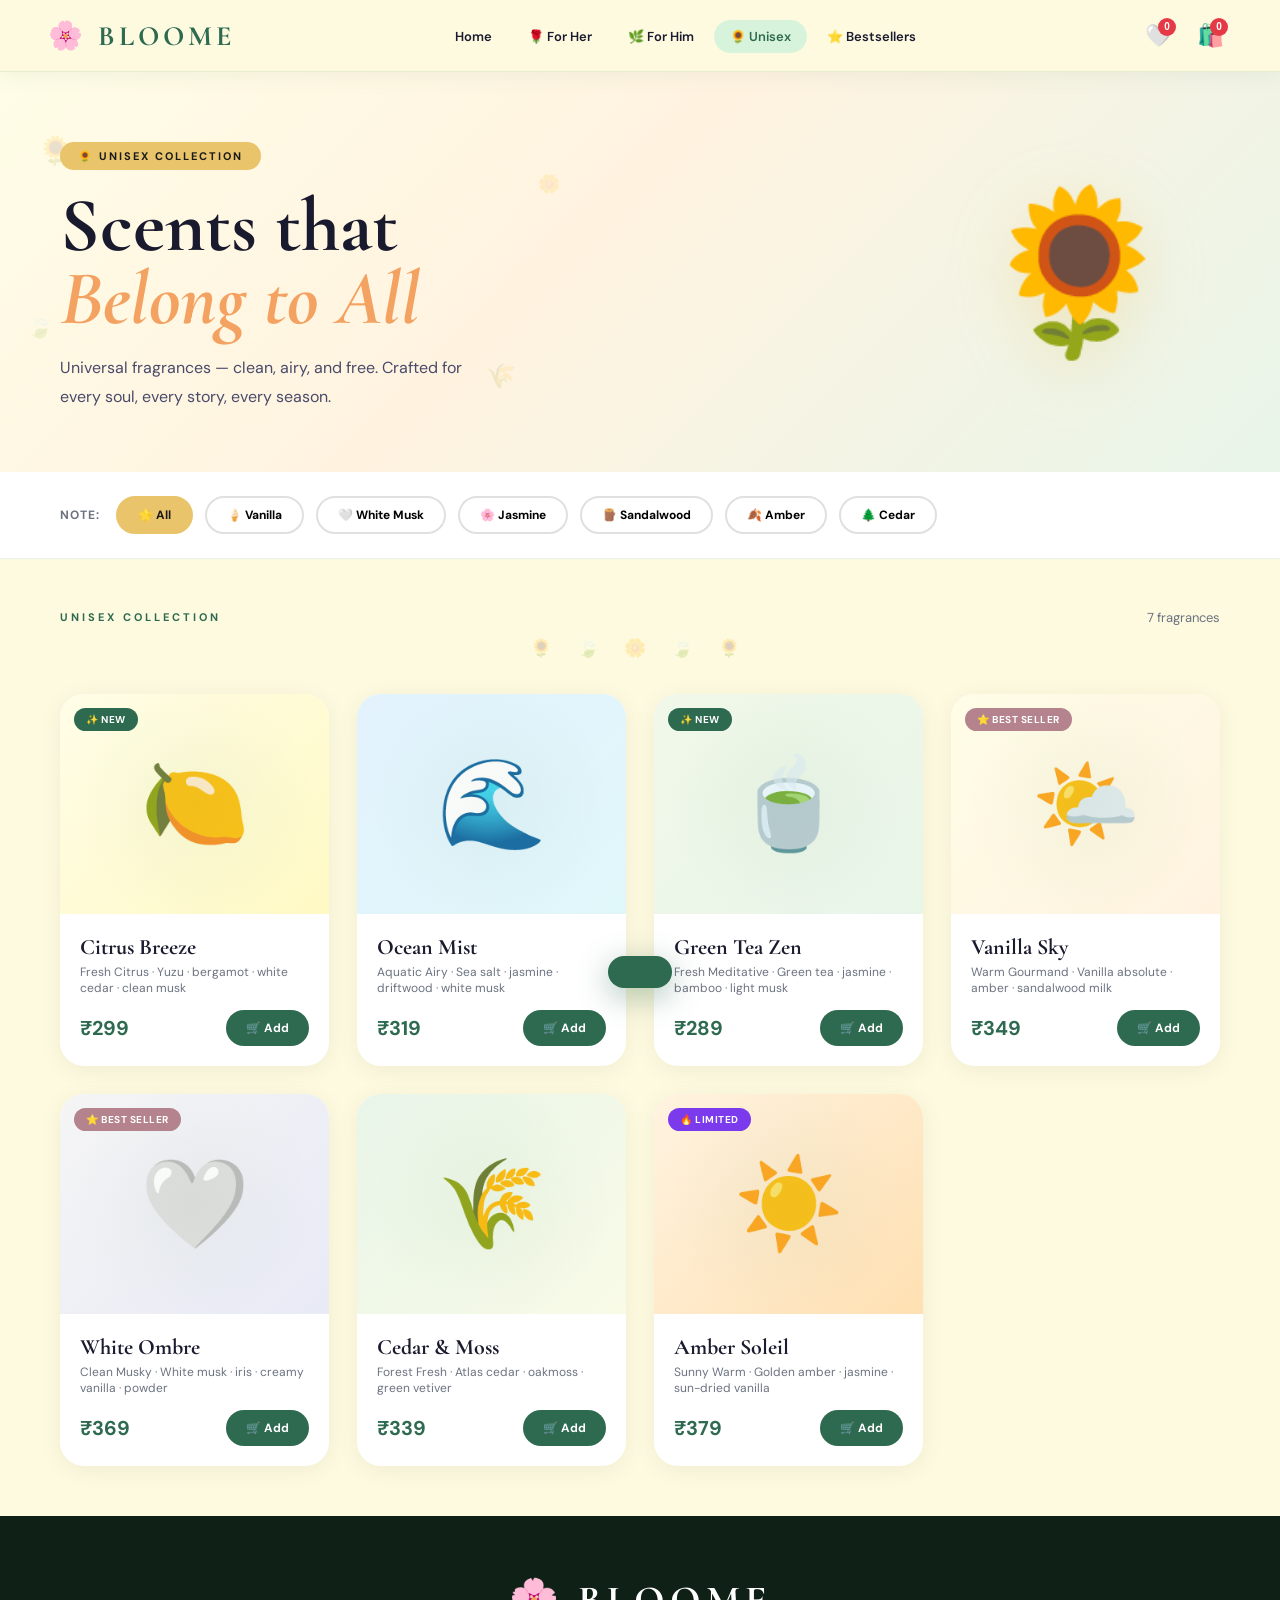
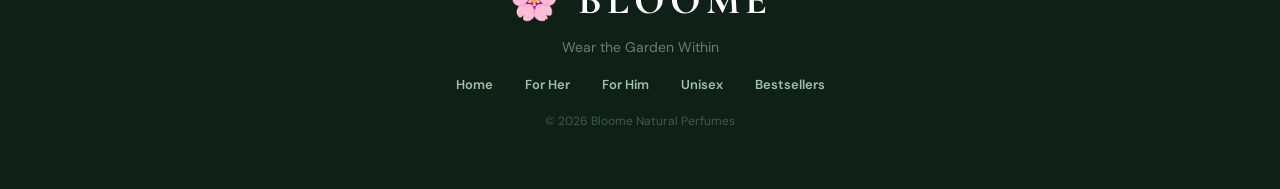
<file: unisex (1).html>
<!DOCTYPE html>
<html lang="en">
<head>
<meta charset="UTF-8"/>
<meta name="viewport" content="width=device-width, initial-scale=1.0"/>
<title>Unisex — BLOOME Natural Perfumes</title>
<link href="https://fonts.googleapis.com/css2?family=Cormorant+Garamond:ital,wght@0,400;0,600;0,700;1,400;1,700&family=DM+Sans:wght@300;400;500;600&display=swap" rel="stylesheet"/>
<style>
:root{--green:#2d6a4f;--green-light:#d8f3dc;--rose:#e63946;--amber:#e9c46a;--cream:#fefae0;--text:#1b1b2f;--muted:#6b7280;}
*,*::before,*::after{box-sizing:border-box;margin:0;padding:0;}html{scroll-behavior:smooth;}
body{font-family:'DM Sans',sans-serif;background:var(--cream);color:var(--text);overflow-x:hidden;}
#petalCanvas{position:fixed;top:0;left:0;width:100%;height:100%;pointer-events:none;z-index:9998;}
.heart-burst{position:fixed;top:50%;left:50%;transform:translate(-50%,-50%) scale(0);font-size:180px;z-index:9999;pointer-events:none;display:none;}
.heart-burst.active{display:block;animation:heartPop 1.2s cubic-bezier(.34,1.56,.64,1) forwards;}
@keyframes heartPop{0%{transform:translate(-50%,-50%) scale(0);opacity:1;}50%{transform:translate(-50%,-50%) scale(1.3);}80%{transform:translate(-50%,-50%) scale(.95);}100%{transform:translate(-50%,-50%) scale(.7);opacity:0;}}
.cart-burst{position:fixed;top:50%;left:50%;transform:translate(-50%,-50%) scale(0);font-size:130px;z-index:9999;pointer-events:none;display:none;}
.cart-burst.active{display:block;animation:cartPop .9s ease forwards;}
@keyframes cartPop{0%{transform:translate(-50%,-50%) scale(0);opacity:1;}40%{transform:translate(-50%,-50%) scale(1.5);}100%{transform:translate(-50%,-50%) scale(.4);opacity:0;}}
.toast{position:fixed;bottom:32px;left:50%;transform:translateX(-50%) translateY(120px);background:var(--green);color:#fff;padding:16px 32px;border-radius:100px;font-size:15px;font-weight:600;box-shadow:0 8px 32px rgba(45,106,79,.4);z-index:9999;transition:transform .5s cubic-bezier(.34,1.56,.64,1);}
.toast.show{transform:translateX(-50%) translateY(0);}
nav{position:sticky;top:0;z-index:500;background:rgba(254,250,224,.96);backdrop-filter:blur(12px);box-shadow:0 2px 24px rgba(45,106,79,.08);padding:0 48px;display:flex;align-items:center;justify-content:space-between;height:72px;border-bottom:1px solid rgba(45,106,79,.1);}
.nav-logo{font-family:'Cormorant Garamond',serif;font-size:28px;font-weight:700;color:var(--green);letter-spacing:4px;display:flex;align-items:center;gap:8px;text-decoration:none;}
.nav-links{display:flex;align-items:center;list-style:none;gap:4px;}
.nav-links>li>a{padding:8px 16px;font-size:13px;font-weight:600;color:var(--text);text-decoration:none;border-radius:100px;transition:all .2s;}
.nav-links>li>a:hover,.nav-links>li>a.active{background:var(--green-light);color:var(--green);}
.nav-icons{display:flex;align-items:center;gap:8px;}
.nav-icon-btn{position:relative;background:none;border:none;cursor:pointer;width:44px;height:44px;border-radius:50%;font-size:22px;display:flex;align-items:center;justify-content:center;transition:background .2s;}
.nav-icon-btn:hover{background:var(--green-light);}
.badge{position:absolute;top:4px;right:4px;background:var(--rose);color:#fff;font-size:10px;font-weight:700;width:18px;height:18px;border-radius:50%;display:flex;align-items:center;justify-content:center;}
.badge.bump{animation:bump .4s ease;}
@keyframes bump{0%{transform:scale(1);}50%{transform:scale(1.7);}100%{transform:scale(1);}}
.page-hero{position:relative;padding:70px 60px 60px;overflow:hidden;background:linear-gradient(135deg,#fffde7 0%,#fff3e0 45%,#e8f5e9 100%);display:flex;align-items:center;min-height:320px;}
.page-hero-text{position:relative;z-index:2;max-width:500px;}
.page-hero-badge{display:inline-flex;align-items:center;gap:8px;background:#e9c46a;color:#1a1a1a;font-size:11px;font-weight:700;letter-spacing:2px;text-transform:uppercase;padding:7px 18px;border-radius:100px;margin-bottom:20px;}
.page-hero h1{font-family:'Cormorant Garamond',serif;font-size:clamp(48px,6vw,78px);font-weight:700;line-height:.95;margin-bottom:18px;color:#1a1a2e;}
.page-hero h1 em{font-style:italic;color:#f4a261;}
.page-hero p{font-size:16px;color:#4a4a6a;line-height:1.8;max-width:420px;}
.page-hero-sticker{position:absolute;right:8%;top:50%;transform:translateY(-50%);font-size:160px;animation:stkFloat 5s ease-in-out infinite;filter:drop-shadow(0 16px 32px rgba(233,196,106,.3));}
@keyframes stkFloat{0%,100%{transform:translateY(-50%) rotate(-4deg);}50%{transform:translateY(calc(-50% - 22px)) rotate(4deg);}}
.phf{position:absolute;font-size:28px;opacity:.15;animation:phfloat 6s ease-in-out infinite;}
@keyframes phfloat{0%,100%{transform:translateY(0) rotate(0deg);}50%{transform:translateY(-16px) rotate(12deg);}}
.filter-bar{background:#fff;padding:24px 60px;border-bottom:1px solid rgba(45,106,79,.1);display:flex;align-items:center;gap:12px;flex-wrap:wrap;}
.filter-label{font-size:12px;font-weight:700;letter-spacing:1px;text-transform:uppercase;color:var(--muted);margin-right:4px;}
.fb{padding:9px 20px;border-radius:100px;font-size:12px;font-weight:700;border:2px solid #e0e0e0;background:#fff;cursor:pointer;transition:all .2s;font-family:'DM Sans',sans-serif;}
.fb:hover,.fb.active{background:#e9c46a;color:#1a1a1a;border-color:#e9c46a;}
.products-wrap{padding:50px 60px;}
.prod-header{display:flex;align-items:center;justify-content:space-between;margin-bottom:8px;}
.sey{font-size:11px;font-weight:700;letter-spacing:3px;text-transform:uppercase;color:var(--green);}
.pcount{font-size:13px;color:var(--muted);}
.drow{text-align:center;font-size:18px;letter-spacing:10px;opacity:.22;margin:10px 0 34px;}
.pgrid{display:grid;grid-template-columns:repeat(auto-fill,minmax(240px,1fr));gap:28px;}
.pcard{background:#fff;border-radius:24px;overflow:hidden;box-shadow:0 4px 24px rgba(0,0,0,.06);transition:transform .3s,box-shadow .3s;position:relative;}
.pcard:hover{transform:translateY(-8px);box-shadow:0 20px 50px rgba(0,0,0,.13);}
.pimg{height:220px;display:flex;align-items:center;justify-content:center;font-size:88px;position:relative;overflow:hidden;}
.pimg::before{content:'';position:absolute;inset:0;background:radial-gradient(circle at center,rgba(58,125,68,.05),transparent 70%);}
.pbadge{position:absolute;top:14px;left:14px;color:#fff;font-size:10px;font-weight:700;padding:5px 12px;border-radius:100px;letter-spacing:.5px;text-transform:uppercase;}
.pbadge.new{background:var(--green);}
.pbadge.best{background:#b5838d;}
.pbadge.limited{background:#7c3aed;}
.pactions{position:absolute;top:14px;right:14px;display:flex;flex-direction:column;gap:8px;opacity:0;transition:opacity .2s,transform .2s;transform:translateX(10px);}
.pcard:hover .pactions{opacity:1;transform:translateX(0);}
.abtn{width:38px;height:38px;border-radius:50%;background:#fff;border:none;cursor:pointer;display:flex;align-items:center;justify-content:center;font-size:16px;box-shadow:0 3px 10px rgba(0,0,0,.15);transition:all .2s;}
.abtn:hover{background:var(--green-light);transform:scale(1.12);}
.pnotes{position:absolute;bottom:0;left:0;right:0;display:flex;gap:4px;padding:8px 14px;background:rgba(255,255,255,.92);transform:translateY(100%);transition:transform .25s;flex-wrap:wrap;}
.pcard:hover .pnotes{transform:translateY(0);}
.ntag{font-size:10px;font-weight:700;padding:3px 8px;border-radius:100px;background:var(--green-light);color:var(--green);text-transform:uppercase;}
.pinfo{padding:20px;}
.pname{font-family:'Cormorant Garamond',serif;font-size:22px;font-weight:700;margin-bottom:4px;}
.psub{font-size:12px;color:var(--muted);margin-bottom:14px;}
.pfoot{display:flex;align-items:center;justify-content:space-between;}
.pprice{font-size:20px;font-weight:700;color:var(--green);}
.acbtn{background:var(--green);color:#fff;border:none;cursor:pointer;padding:10px 20px;border-radius:100px;font-size:12px;font-weight:700;display:flex;align-items:center;gap:6px;transition:all .2s;font-family:'DM Sans',sans-serif;}
.acbtn:hover{background:#1e5137;transform:scale(1.06);}
.empty{text-align:center;padding:80px 20px;opacity:.5;display:none;}
.empty .ei{font-size:64px;display:block;margin-bottom:16px;}
footer{background:#0f2017;color:#9dc4a8;padding:60px;text-align:center;}
.f-logo{font-family:'Cormorant Garamond',serif;font-size:40px;font-weight:700;color:#fff;letter-spacing:5px;margin-bottom:14px;}
.f-links{display:flex;justify-content:center;gap:32px;margin:20px 0;flex-wrap:wrap;}
.f-links a{color:#9dc4a8;text-decoration:none;font-size:13px;font-weight:600;transition:color .2s;}
.f-links a:hover{color:#fff;}
@media(max-width:900px){nav{padding:0 16px;}.nav-links{display:none;}.page-hero{padding:40px 20px;}.page-hero-sticker{display:none;}.filter-bar,.products-wrap{padding:20px;}.pgrid{grid-template-columns:repeat(auto-fill,minmax(160px,1fr));gap:16px;}}
</style>
</head>
<body>
<div class="heart-burst" id="heartBurst">💛</div>
<div class="cart-burst" id="cartBurst">🌻</div>
<canvas id="petalCanvas"></canvas>
<div class="toast" id="toast"></div>

<nav>
  <a class="nav-logo" href="index.html">🌸 BLOOME</a>
  <ul class="nav-links">
    <li><a href="index.html">Home</a></li>
    <li><a href="her.html">🌹 For Her</a></li>
    <li><a href="him.html">🌿 For Him</a></li>
    <li><a href="unisex.html" class="active">🌻 Unisex</a></li>
    <li><a href="bestsellers.html">⭐ Bestsellers</a></li>
  </ul>
  <div class="nav-icons">
    <button class="nav-icon-btn" onclick="addToWish()" title="Wishlist">🤍<span class="badge" id="wishBadge">0</span></button>
    <button class="nav-icon-btn" title="Bag">🛍️<span class="badge" id="cartBadge">0</span></button>
  </div>
</nav>

<div class="page-hero">
  <span class="phf" style="top:15%;left:3%;font-size:28px;animation-delay:0s">🌻</span>
  <span class="phf" style="top:60%;left:2%;font-size:22px;animation-delay:1.5s">🍃</span>
  <span class="phf" style="top:25%;left:42%;font-size:18px;animation-delay:2s">🌼</span>
  <span class="phf" style="top:72%;left:38%;font-size:24px;animation-delay:.8s">🌾</span>
  <div class="page-hero-text">
    <div class="page-hero-badge">🌻 Unisex Collection</div>
    <h1>Scents that<br/><em>Belong to All</em></h1>
    <p>Universal fragrances — clean, airy, and free. Crafted for every soul, every story, every season.</p>
  </div>
  <div class="page-hero-sticker">🌻</div>
</div>

<div class="filter-bar">
  <span class="filter-label">Note:</span>
  <button class="fb active" onclick="filterNote(this,'all')">🌟 All</button>
  <button class="fb" onclick="filterNote(this,'vanilla')">🍦 Vanilla</button>
  <button class="fb" onclick="filterNote(this,'white-musk')">🤍 White Musk</button>
  <button class="fb" onclick="filterNote(this,'jasmine')">🌸 Jasmine</button>
  <button class="fb" onclick="filterNote(this,'sandalwood')">🪵 Sandalwood</button>
  <button class="fb" onclick="filterNote(this,'amber')">🍂 Amber</button>
  <button class="fb" onclick="filterNote(this,'cedar')">🌲 Cedar</button>
</div>

<div class="products-wrap">
  <div class="prod-header">
    <div class="sey">Unisex Collection</div>
    <div class="pcount" id="pcount">7 fragrances</div>
  </div>
  <div class="drow">🌻 🍃 🌼 🍃 🌻</div>
  <div class="pgrid" id="pgrid"></div>
  <div class="empty" id="empty"><span class="ei">🌻</span><p>No fragrances match this note!</p></div>
</div>

<footer>
  <div class="f-logo">🌸 BLOOME</div>
  <p style="margin-bottom:20px;opacity:.6;font-size:14px">Wear the Garden Within</p>
  <div class="f-links">
    <a href="index.html">Home</a><a href="her.html">For Her</a><a href="him.html">For Him</a><a href="unisex.html">Unisex</a><a href="bestsellers.html">Bestsellers</a>
  </div>
  <p style="opacity:.35;font-size:12px;margin-top:20px">© 2026 Bloome Natural Perfumes</p>
</footer>

<script>
const PRODUCTS=[
  {name:'Citrus Breeze',sub:'Fresh Citrus',price:299,emoji:'🍋',bg:'linear-gradient(135deg,#fffde7,#fff9c4)',notes:['white-musk','cedar'],badge:'new',desc:'Yuzu · bergamot · white cedar · clean musk'},
  {name:'Ocean Mist',sub:'Aquatic Airy',price:319,emoji:'🌊',bg:'linear-gradient(135deg,#e3f2fd,#e0f7fa)',notes:['white-musk','jasmine'],badge:'',desc:'Sea salt · jasmine · driftwood · white musk'},
  {name:'Green Tea Zen',sub:'Fresh Meditative',price:289,emoji:'🍵',bg:'linear-gradient(135deg,#f1f8e9,#e8f5e9)',notes:['jasmine','white-musk'],badge:'new',desc:'Green tea · jasmine · bamboo · light musk'},
  {name:'Vanilla Sky',sub:'Warm Gourmand',price:349,emoji:'🌤️',bg:'linear-gradient(135deg,#fffde7,#fff3e0)',notes:['vanilla','amber','sandalwood'],badge:'best',desc:'Vanilla absolute · amber · sandalwood milk'},
  {name:'White Ombre',sub:'Clean Musky',price:369,emoji:'🤍',bg:'linear-gradient(135deg,#f5f5f5,#e8eaf6)',notes:['white-musk','vanilla'],badge:'best',desc:'White musk · iris · creamy vanilla · powder'},
  {name:'Cedar & Moss',sub:'Forest Fresh',price:339,emoji:'🌾',bg:'linear-gradient(135deg,#e8f5e9,#f9fbe7)',notes:['cedar','sandalwood'],badge:'',desc:'Atlas cedar · oakmoss · green vetiver'},
  {name:'Amber Soleil',sub:'Sunny Warm',price:379,emoji:'☀️',bg:'linear-gradient(135deg,#fff3e0,#ffe0b2)',notes:['amber','vanilla','jasmine'],badge:'limited',desc:'Golden amber · jasmine · sun-dried vanilla'},
];
function badgeHTML(b){if(!b)return '';const map={new:'✨ New',best:'⭐ Best Seller',limited:'🔥 Limited'};return `<span class="pbadge ${b}">${map[b]}</span>`;}
function renderProducts(note){const grid=document.getElementById('pgrid'),empty=document.getElementById('empty'),cnt=document.getElementById('pcount');const list=note==='all'?PRODUCTS:PRODUCTS.filter(p=>p.notes.includes(note));cnt.textContent=list.length+' fragrance'+(list.length!==1?'s':'');if(!list.length){grid.innerHTML='';empty.style.display='block';return;}empty.style.display='none';grid.innerHTML=list.map(p=>`<div class="pcard"><div class="pimg" style="background:${p.bg}"><span>${p.emoji}</span>${badgeHTML(p.badge)}<div class="pactions"><button class="abtn" onclick="addToWish(event)">🤍</button><button class="abtn">👁️</button></div><div class="pnotes">${p.notes.map(n=>`<span class="ntag">${n}</span>`).join('')}</div></div><div class="pinfo"><div class="pname">${p.name}</div><div class="psub">${p.sub} · ${p.desc}</div><div class="pfoot"><span class="pprice">₹${p.price}</span><button class="acbtn" onclick="addToCart(event)">🛒 Add</button></div></div></div>`).join('');}
function filterNote(btn,note){document.querySelectorAll('.fb').forEach(b=>b.classList.remove('active'));btn.classList.add('active');renderProducts(note);}
let cartCount=parseInt(localStorage.getItem('bloome_cart'))||0;let wishCount=parseInt(localStorage.getItem('bloome_wish'))||0;
document.getElementById('cartBadge').textContent=cartCount;document.getElementById('wishBadge').textContent=wishCount;
function updateBadges(){const cb=document.getElementById('cartBadge'),wb=document.getElementById('wishBadge');cb.textContent=cartCount;wb.textContent=wishCount;cb.classList.add('bump');setTimeout(()=>cb.classList.remove('bump'),400);localStorage.setItem('bloome_cart',cartCount);localStorage.setItem('bloome_wish',wishCount);}
function addToCart(e){e?.stopPropagation();cartCount++;updateBadges();showPetals();showCartBurst();showToast('🌸 Added to your bag!','');}
function addToWish(e){e?.stopPropagation();wishCount++;updateBadges();triggerHeart();showToast('💖 Added to wishlist!','#e63946');}
function triggerHeart(){const h=document.getElementById('heartBurst');h.classList.remove('active');void h.offsetWidth;h.classList.add('active');setTimeout(()=>h.classList.remove('active'),1400);}
function showCartBurst(){const c=document.getElementById('cartBurst');const em=['🌸','🌺','🌷','🌼','🪷','🌻'];c.textContent=em[Math.floor(Math.random()*em.length)];c.classList.remove('active');void c.offsetWidth;c.classList.add('active');setTimeout(()=>c.classList.remove('active'),1000);}
function showToast(msg,bg){const t=document.getElementById('toast');t.textContent=msg;t.style.background=bg||'var(--green)';t.classList.add('show');setTimeout(()=>t.classList.remove('show'),2400);}
function showPetals(){const canvas=document.getElementById('petalCanvas');const ctx=canvas.getContext('2d');canvas.width=window.innerWidth;canvas.height=window.innerHeight;const colors=['#fff9c4','#c8e6c9','#f48fb1','#fce4ec','#ffccbc','#e1bee7','#a5d6a7','#ffecb3','#ffe0f0','#d1fae5'];const shapes=['petal','circle','star'];let petals=[],frame=0;for(let i=0;i<68;i++){petals.push({x:Math.random()*canvas.width,y:-20-Math.random()*180,size:8+Math.random()*20,color:colors[Math.floor(Math.random()*colors.length)],vx:(Math.random()-.5)*2.8,vy:1.5+Math.random()*3,rot:Math.random()*360,rotV:(Math.random()-.5)*7,shape:shapes[Math.floor(Math.random()*shapes.length)],opacity:.7+Math.random()*.3,delay:Math.random()*70});}function draw(){ctx.clearRect(0,0,canvas.width,canvas.height);let alive=false;petals.forEach(p=>{if(frame<p.delay){alive=true;return;}p.x+=p.vx+Math.sin(frame*.02+p.delay)*.6;p.y+=p.vy;p.rot+=p.rotV;p.vy+=.018;ctx.save();ctx.globalAlpha=p.opacity*Math.max(0,1-p.y/canvas.height);ctx.translate(p.x,p.y);ctx.rotate(p.rot*Math.PI/180);ctx.fillStyle=p.color;if(p.shape==='petal'){ctx.beginPath();ctx.ellipse(0,0,p.size*.45,p.size,0,0,Math.PI*2);ctx.fill();}else if(p.shape==='circle'){ctx.beginPath();ctx.arc(0,0,p.size*.5,0,Math.PI*2);ctx.fill();}else{ctx.beginPath();for(let s=0;s<5;s++){const a=(s/5)*Math.PI*2-Math.PI/2,ia=a+Math.PI/5;s===0?ctx.moveTo(Math.cos(a)*p.size*.5,Math.sin(a)*p.size*.5):ctx.lineTo(Math.cos(a)*p.size*.5,Math.sin(a)*p.size*.5);ctx.lineTo(Math.cos(ia)*p.size*.22,Math.sin(ia)*p.size*.22);}ctx.closePath();ctx.fill();}ctx.restore();if(p.y<canvas.height+50)alive=true;});frame++;if(alive&&frame<320)requestAnimationFrame(draw);else ctx.clearRect(0,0,canvas.width,canvas.height);}draw();}
const urlNote=new URLSearchParams(window.location.search).get('note');renderProducts(urlNote||'all');
</script>
</body>
</html>
</file>
